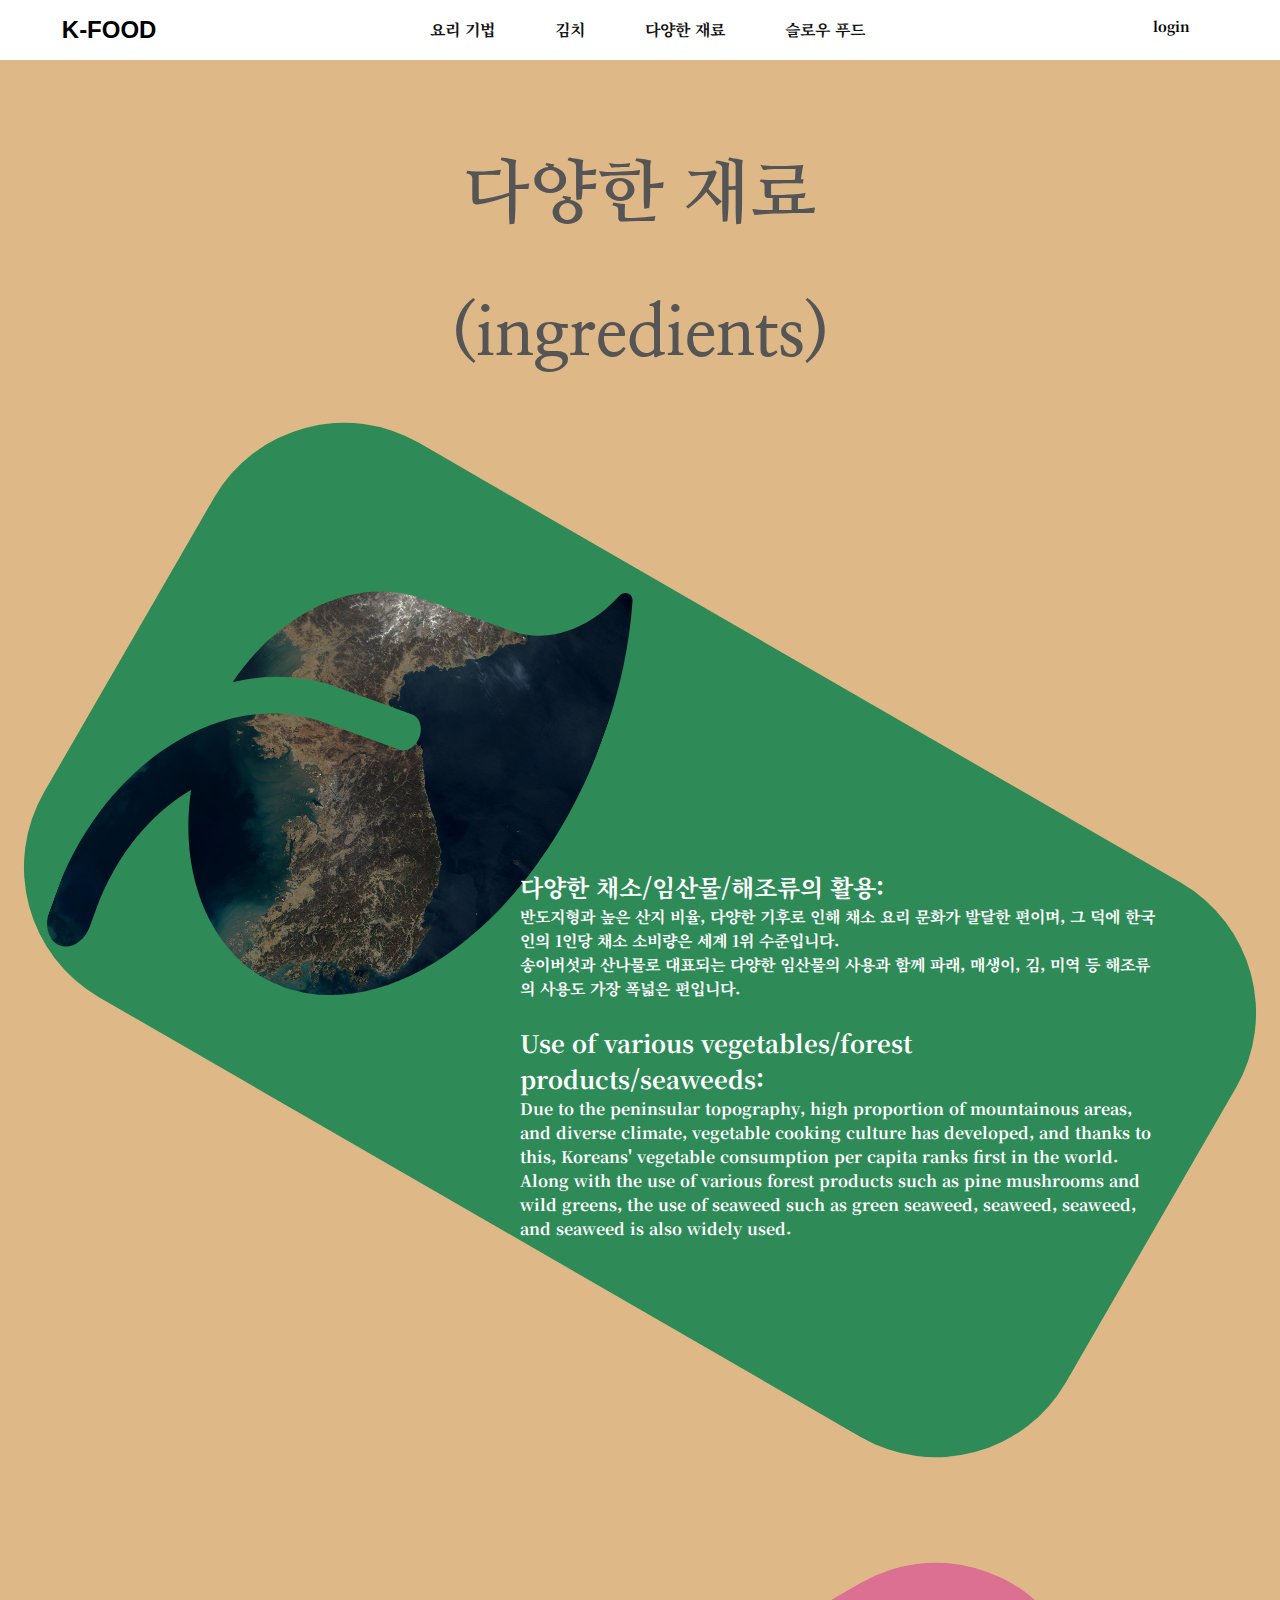
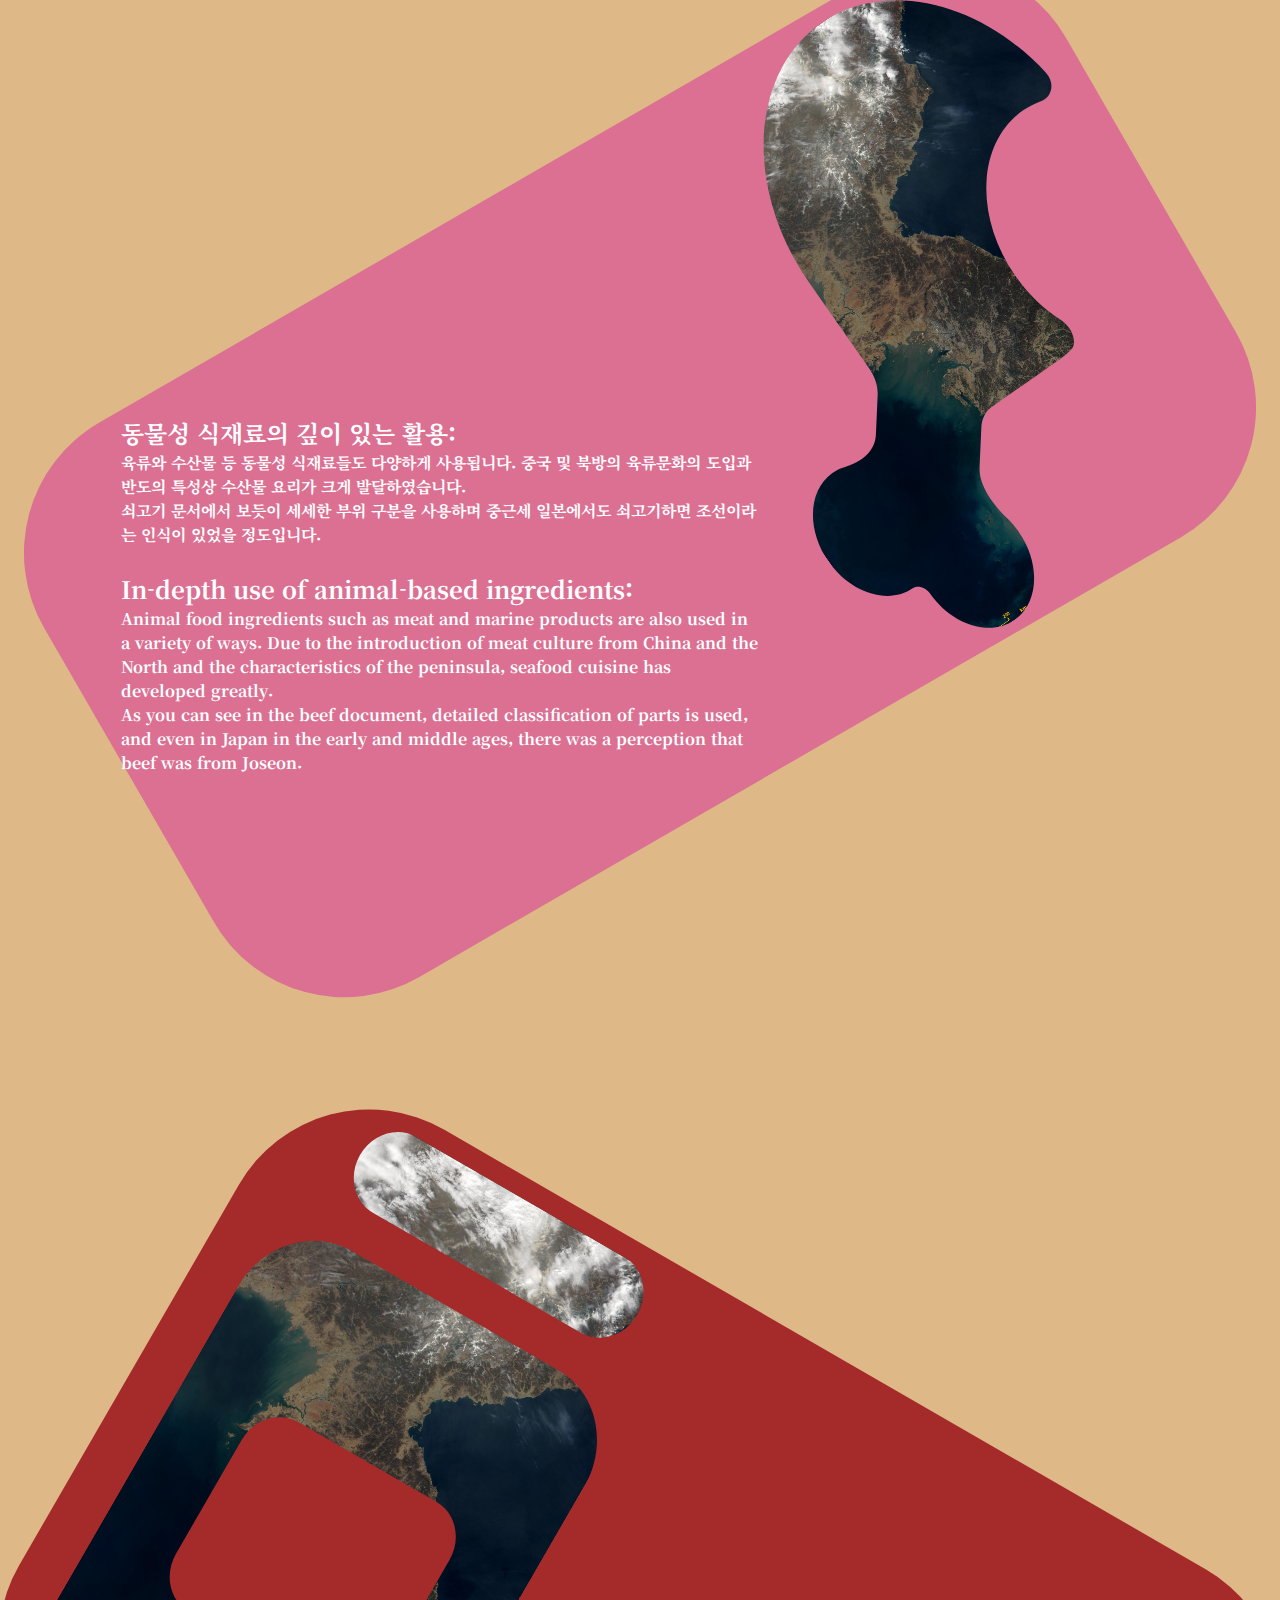
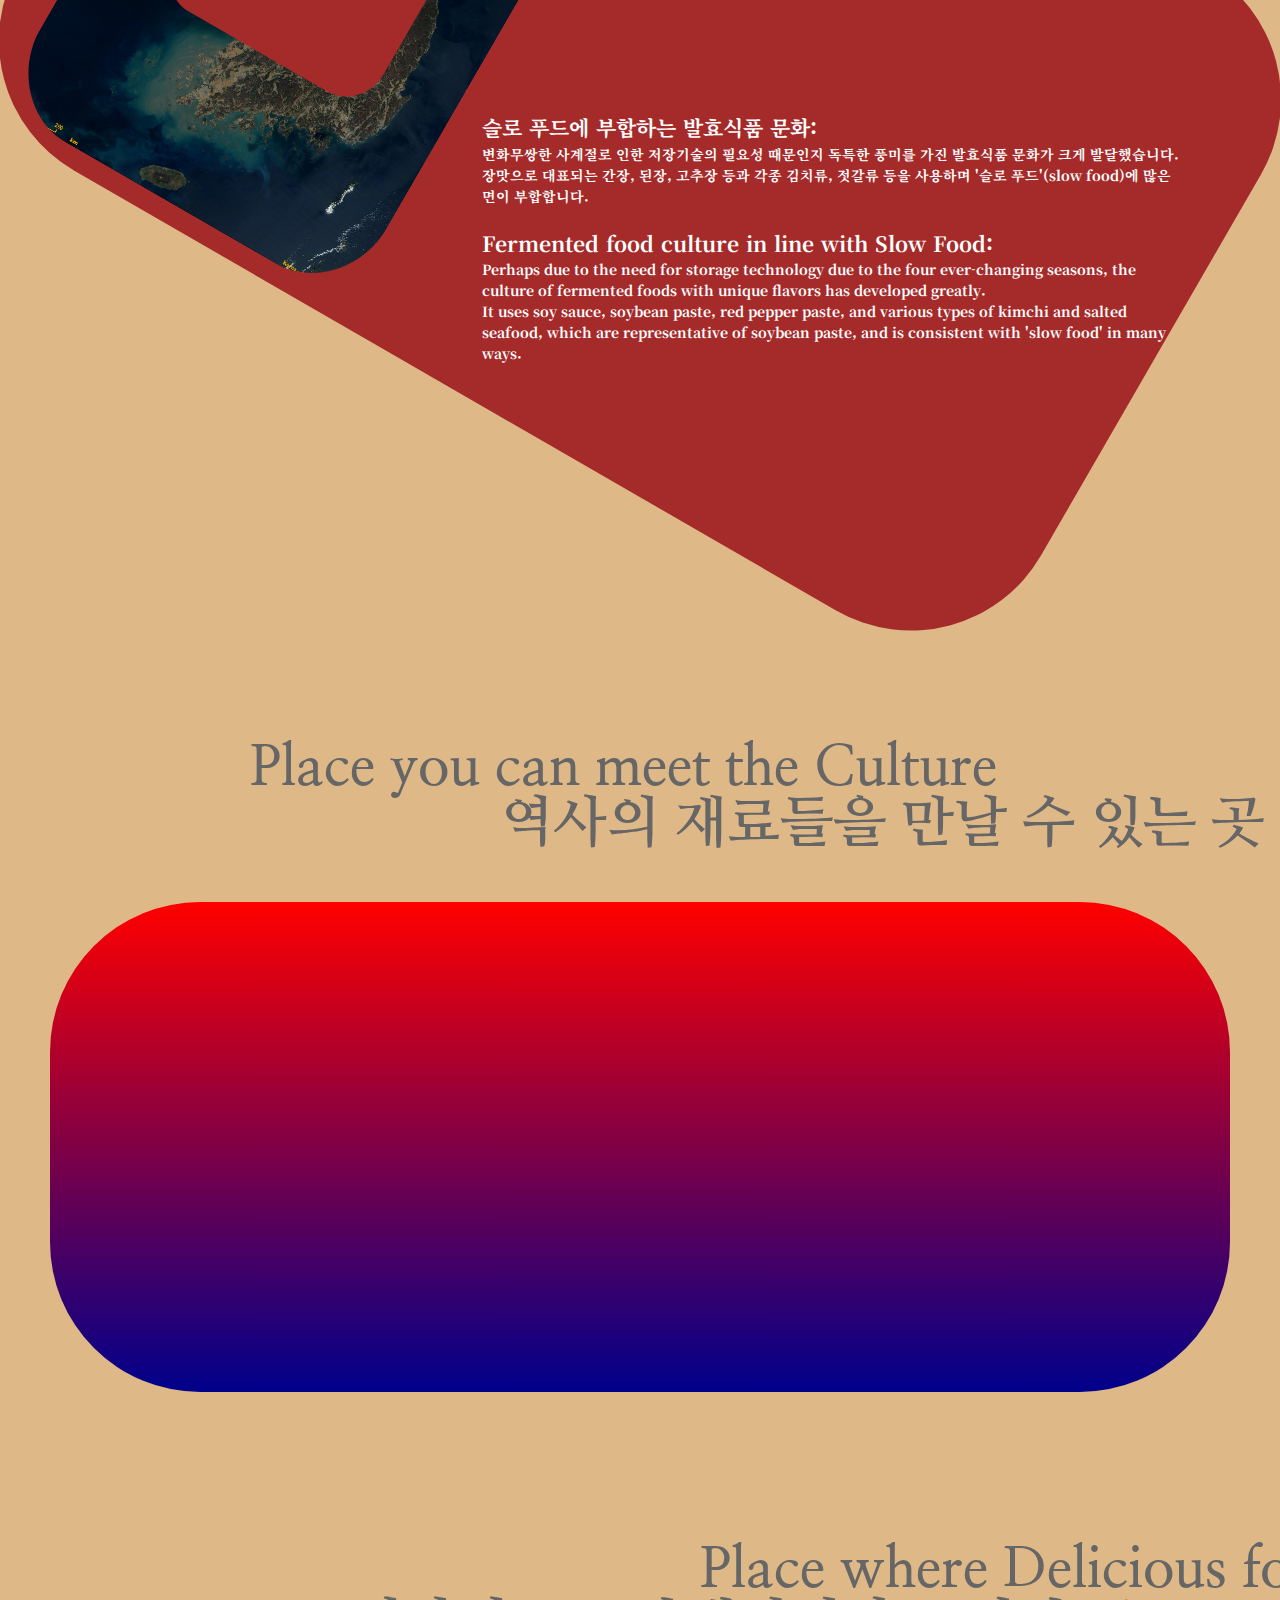
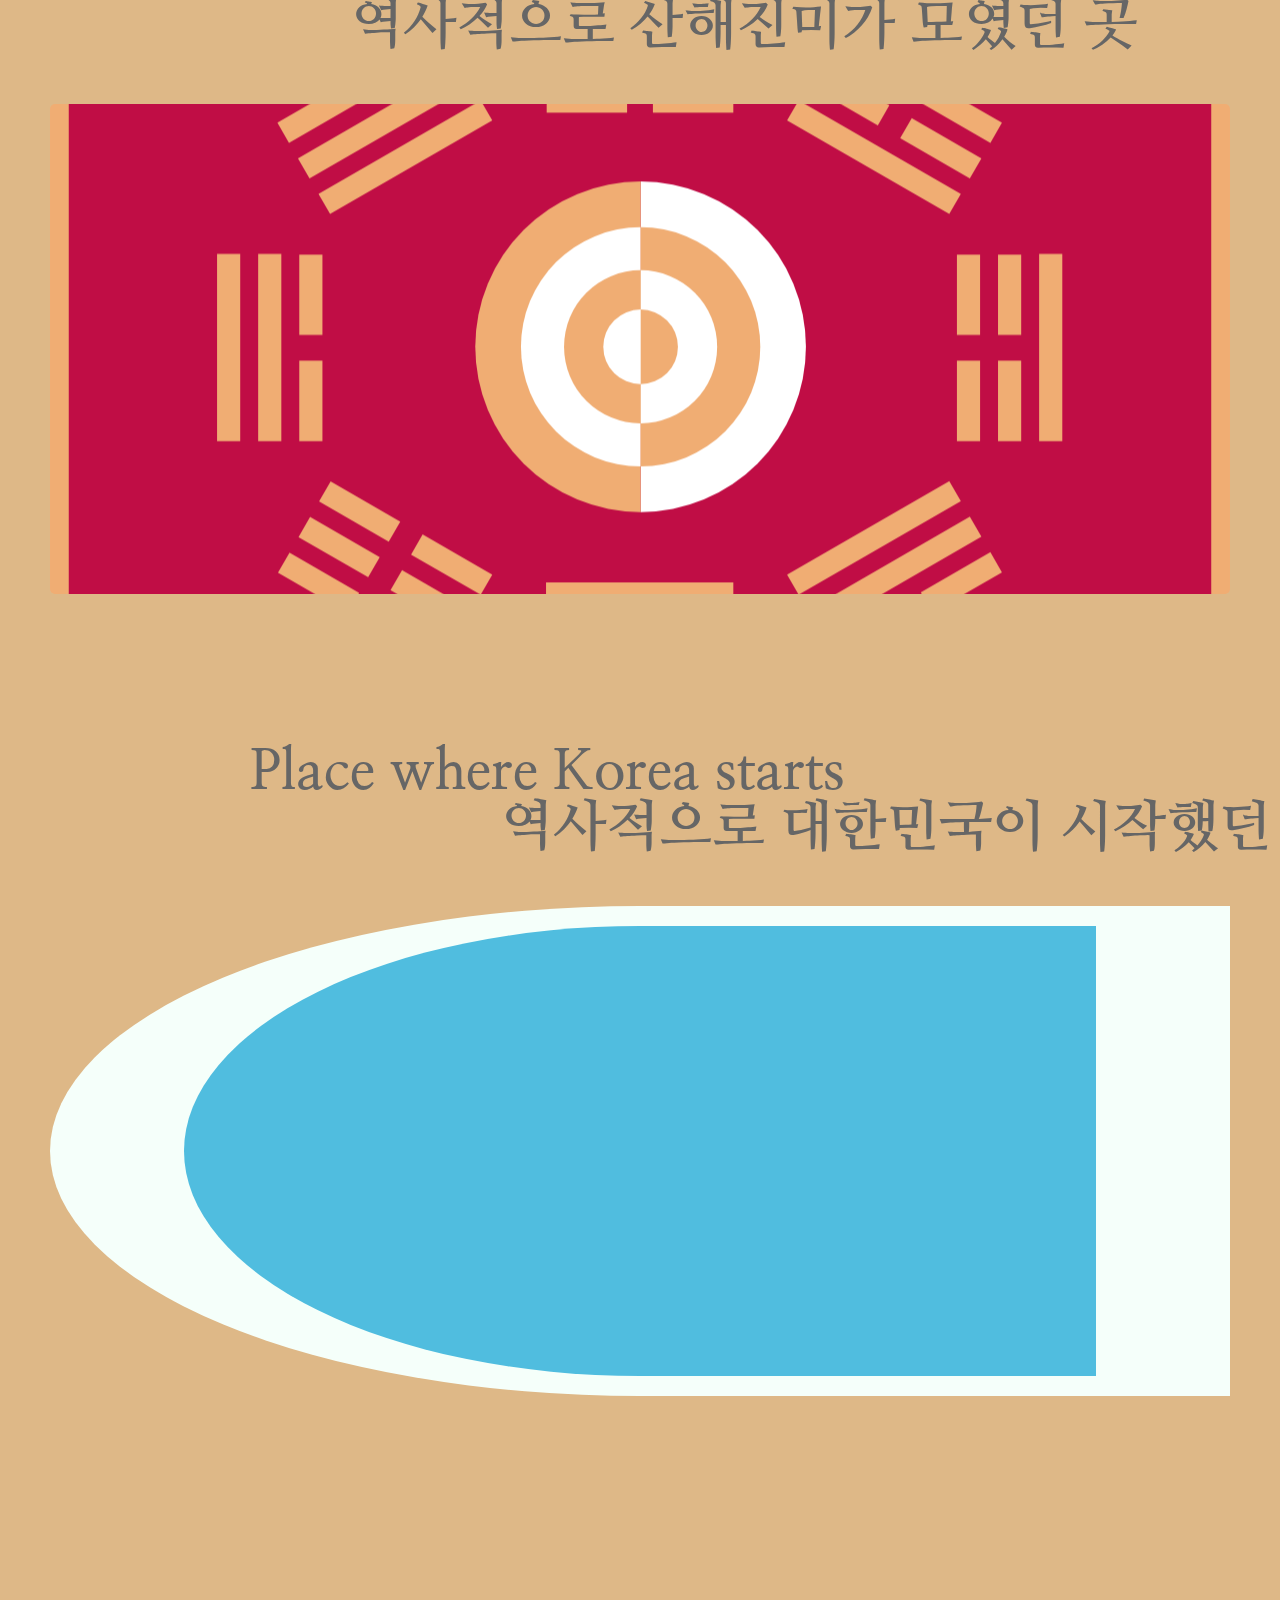
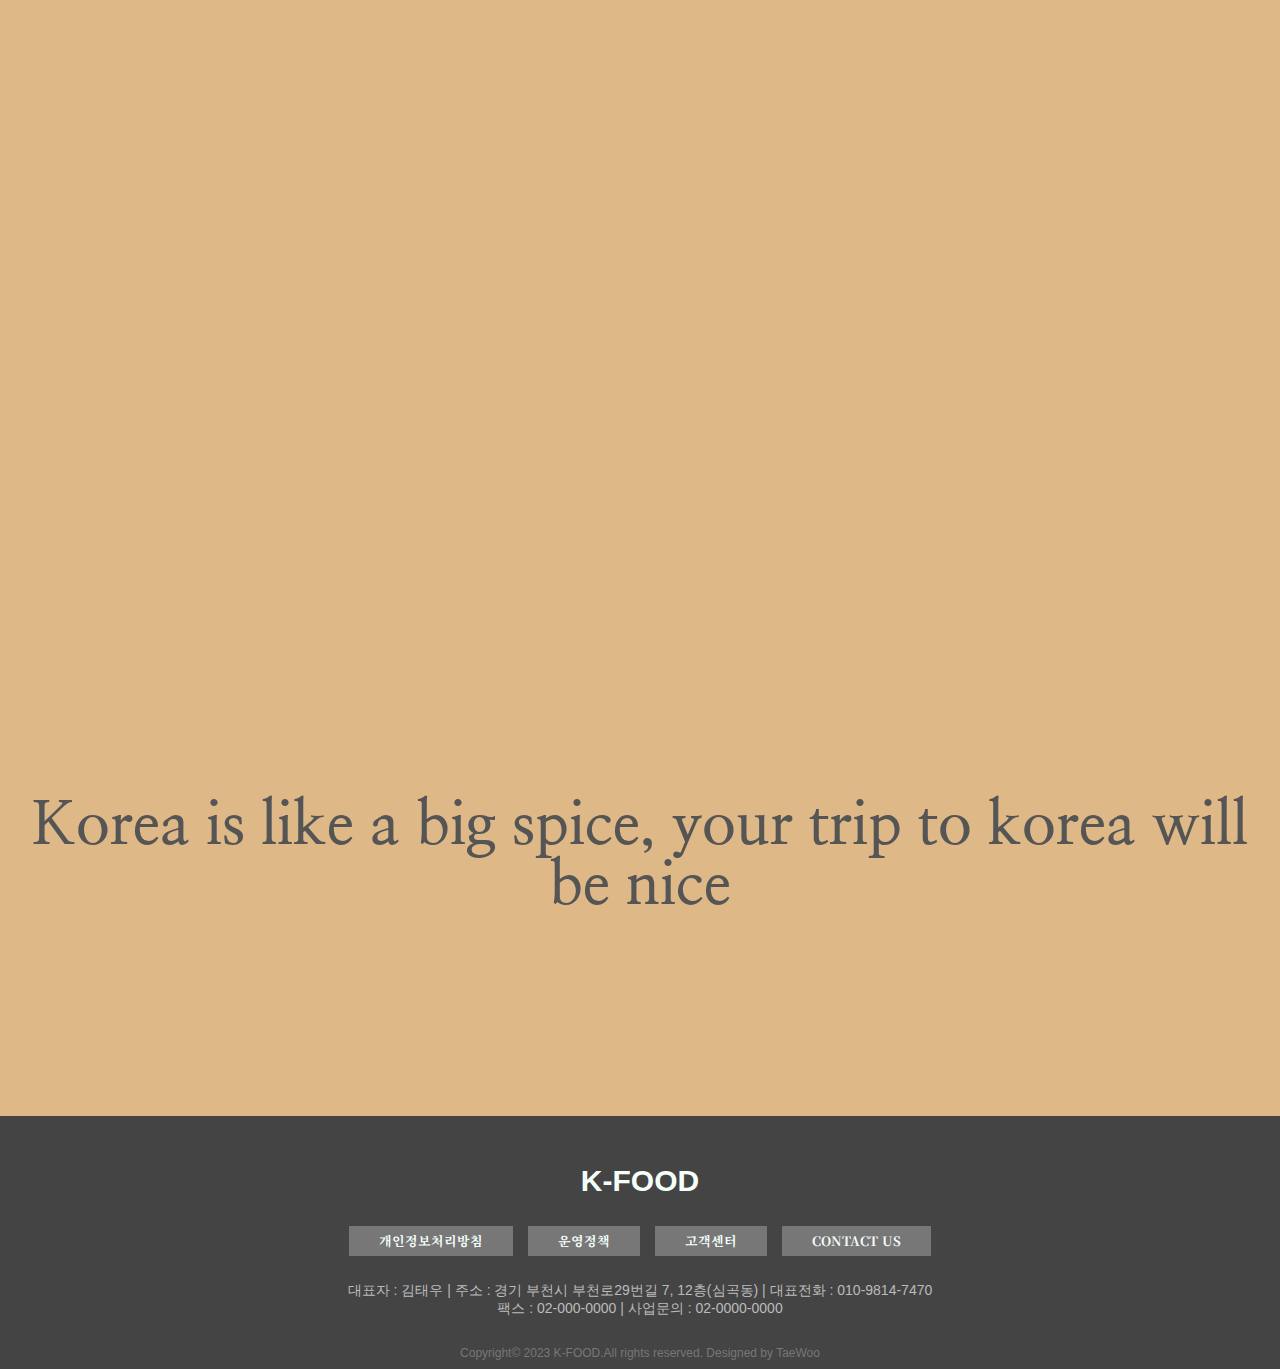
<file: ingredient.html>
<!DOCTYPE html>
<html lang="ko">
<head>
    <meta charset="UTF-8">
    <meta name="viewport" content="width=device-width, initial-scale=1.0">
    <title>Document</title>
    <link rel="stylesheet" href="./css/style.css">
    <script defer src="./script/menuMo.js"></script>
    <script defer src="./script/ingredient.js"></script>
</head>
<body>
    <header>
        <div class="inner">
            <h1>
                <a href="index.html">
                    K-FOOD
                </a>
            </h1>
            <nav class="menuWeb">
                <ul id="gnb">
                    <li><a href="cooking.html">요리 기법</a></li>
                    <li><a href="kimchi.html">김치</a></li>
                    <li><a href="ingredient.html">다양한 재료</a></li>
                    <li><a href="slowfood.html">슬로우 푸드</a></li>
                </ul>
                <ul class="util">
                    <li><a href="login.html">login</a></li>
                </ul>
            </nav>
            <a href="#;" class="btnCall">
                <span>메뉴호출</span>
            </a>
            <nav class="menuMo">
                <h2>
                    <a href="index.html">K-FOOD</a>
                </h2>
                <ul id="gnbMo">
                    <li><a href="cooking.html">요리 기법</a></li>
                    <li><a href="kimchi.html">김치</a></li>
                    <li><a href="ingredient.html">다양한 재료</a></li>
                    <li><a href="slowfood.html">슬로우 푸드</a></li>
                    <li><a href="login.html">login</a></li>
                </ul>
            </nav>
        </div>
    </header>
    <section id="ingredient">
        <h1>다양한 재료 <br><br> (ingredients)</h1>
        <div class="inner">
            <img class="mask on" src="./img/한국 지도.jpg" alt="한국지도">
            <img class="hidden" src="./img/미역초무침.jpg" alt="미역초무침">
            <div class="text">
                <h2>다양한 채소/임산물/해조류의 활용:</h2><p>반도지형과 높은 산지 비율, 다양한 기후로 인해 채소 요리 문화가 발달한 편이며, 그 덕에 한국인의 1인당 채소 소비량은 세계 1위 수준입니다. <br>
                    송이버섯과 산나물로 대표되는 다양한 임산물의 사용과 함께 파래, 매생이, 김, 미역 등 해조류의 사용도 가장 폭넓은 편입니다.</p> <br>
                <h2>Use of various vegetables/forest products/seaweeds:</h2><p>Due to the peninsular topography, high proportion of mountainous areas, and diverse climate, vegetable cooking culture has developed, and thanks to this, Koreans' vegetable consumption per capita ranks first in the world. <br>
                    Along with the use of various forest products such as pine mushrooms and wild greens, the use of seaweed such as green seaweed, seaweed, seaweed, and seaweed is also widely used.</p>
            </div>
        </div>
        <div class="inner">
            <div class="text">
                <h2>동물성 식재료의 깊이 있는 활용:</h2><p>육류와 수산물 등 동물성 식재료들도 다양하게 사용됩니다. 중국 및 북방의 육류문화의 도입과 반도의 특성상 수산물 요리가 크게 발달하였습니다. <br>
                    쇠고기 문서에서 보듯이 세세한 부위 구분을 사용하며 중근세 일본에서도 쇠고기하면 조선이라는 인식이 있었을 정도입니다.</p> <br>
                <h2>In-depth use of animal-based ingredients:</h2><p>Animal food ingredients such as meat and marine products are also used in a variety of ways. Due to the introduction of meat culture from China and the North and the characteristics of the peninsula, seafood cuisine has developed greatly. <br>
                    As you can see in the beef document, detailed classification of parts is used, and even in Japan in the early and middle ages, there was a perception that beef was from Joseon.</p>
                
            </div>
            <img class="mask on" src="./img/한국 지도.jpg" alt="한국지도">
            <img class="hidden" src="./img/전어구이.jpg" alt="전어구이">
        </div>
        <div class="inner">
            <img class="mask on" src="./img/한국 지도.jpg" alt="한국지도">
            <img class="hidden" src="./img/발효식품.jpg" alt="발효식품">
            <div class="text">
                <h2>슬로 푸드에 부합하는 발효식품 문화:</h2><p>변화무쌍한 사계절로 인한 저장기술의 필요성 때문인지 독특한 풍미를 가진 발효식품 문화가 크게 발달했습니다. <br>
                장맛으로 대표되는 간장, 된장, 고추장 등과 각종 김치류, 젓갈류 등을 사용하며 '슬로 푸드'(slow food)에 많은 면이 부합합니다.</p> <br>
                <h2>Fermented food culture in line with Slow Food:</h2><p>Perhaps due to the need for storage technology due to the four ever-changing seasons, the culture of fermented foods with unique flavors has developed greatly. <br>
                    It uses soy sauce, soybean paste, red pepper paste, and various types of kimchi and salted seafood, which are representative of soybean paste, and is consistent with 'slow food' in many ways.</p>
            </div>
        </div>
        <div class="museum1">Place you can meet the Culture</div>
        <div class="museum2">역사의 재료들을 만날 수 있는 곳</div>
        <div class="map1">
            <iframe src="https://www.google.com/maps/embed?pb=!1m18!1m12!1m3!1d17389.412191771295!2d126.97319624136925!3d37.5286889899749!2m3!1f0!2f0!3f0!3m2!1i1024!2i768!4f13.1!3m3!1m2!1s0x357ca2ed7e746c37%3A0x616286c7a66e50e7!2z6rWt66a97KSR7JWZ67CV66y86rSA!5e0!3m2!1sko!2skr!4v1694774504560!5m2!1sko!2skr" width="600" height="450" style="border:0;" allowfullscreen="" loading="lazy" referrerpolicy="no-referrer-when-downgrade"></iframe>
        </div>
        <div class="palace1">Place where Delicious foods gathered</div>
        <div class="palace2">역사적으로 산해진미가 모였던 곳</div>
        <div class="map2">
            <iframe src="https://www.google.com/maps/embed?pb=!1m18!1m12!1m3!1d3161.9605716858073!2d126.97390147646075!3d37.579546123380986!2m3!1f0!2f0!3f0!3m2!1i1024!2i768!4f13.1!3m3!1m2!1s0x357ca2c74aeddea1%3A0x8b3046532cc715f6!2z6rK967O16raB!5e0!3m2!1sko!2skr!4v1694777007004!5m2!1sko!2skr" width="600" height="450" style="border:0;" allowfullscreen="" loading="lazy" referrerpolicy="no-referrer-when-downgrade"></iframe>
        </div>
        <div class="airport1">Place where Korea starts</div>
        <div class="airport2">역사적으로 대한민국이 시작했던 곳, 인천</div>
        <div class="map3">
            <iframe src="https://www.google.com/maps/embed?pb=!1m18!1m12!1m3!1d12668.412178351598!2d126.43232532116298!3d37.45828888616397!2m3!1f0!2f0!3f0!3m2!1i1024!2i768!4f13.1!3m3!1m2!1s0x357b9a833a5efa59%3A0x8d4ba096cb5cbed4!2z7J247LKc6rWt7KCc6rO17ZWt!5e0!3m2!1sko!2skr!4v1694778240231!5m2!1sko!2skr" width="600" height="450" style="border:0;" allowfullscreen="" loading="lazy" referrerpolicy="no-referrer-when-downgrade"></iframe>
        </div>
        <h1 class="trip">Korea is like a big spice, your trip to korea will be nice</h1>
    </section>
    <footer>
        <div class="inner">
            <h1>K-FOOD</h1>
            <ul>
                <li><a href="#;">개인정보처리방침</a></li>
                <li><a href="#;">운영정책</a></li>
                <li><a href="#;">고객센터</a></li>
                <li><a href="#;">CONTACT US</a></li>
            </ul>
            <address>
                대표자 : 김태우 | 주소 : 경기 부천시 부천로29번길 7, 12층(심곡동) | 대표전화 : 010-9814-7470<br>
                <span>팩스 : 02-000-0000 | 사업문의 : 02-0000-0000</span>
            </address>
            <p>Copyright© 2023 K-FOOD.All rights reserved. Designed by TaeWoo</p>
        </div>
</footer> 
</body>
</html>
</file>
<file: css/style.css>
@charset "UTF-8";
@import url("https://fonts.googleapis.com/css2?family=Noto+Serif+KR:wght@200&display=swap");
@import url("https://fonts.googleapis.com/css2?family=Nanum+Myeongjo&display=swap");
* {
  margin: 0px;
  padding: 0px;
  box-sizing: border-box;
}

ul, ol, li {
  list-style: none;
}

a {
  text-decoration: none;
}

body header {
  width: 1180px;
  height: 60px;
  position: relative;
  margin: 0 auto;
}
body header .inner {
  width: 100%;
  height: 100%;
}
body header .inner h1 {
  position: relative;
  left: 1%;
}
body header .inner h1 a {
  font: bold 24px/60px "arial";
  color: #000;
}
body header .inner .menuWeb {
  transition: 1s;
}
body header .inner .menuWeb #gnb {
  position: absolute;
  left: 350px;
  bottom: 7px;
}
body header .inner .menuWeb #gnb::after {
  content: "";
  display: block;
  clear: both;
}
body header .inner .menuWeb #gnb li {
  float: left;
}
body header .inner .menuWeb #gnb li a {
  display: block;
  padding: 15px 30px;
  font: bold 16px/1 "Noto Serif KR";
  color: #111;
}
body header .inner .menuWeb #gnb li a:hover {
  background-color: #444;
  color: #fff;
  opacity: 0.8;
}
body header .inner .menuWeb .util {
  position: absolute;
  top: 18px;
  right: 40px;
}
body header .inner .menuWeb .util li a {
  font: bold 14px/1 "Noto Serif KR";
  color: #000;
}
body header .inner .btnCall {
  position: absolute;
  top: 50%;
  right: 30px;
  transform: translateY(-50%);
  display: none;
  width: 20px;
  height: 20px;
}
body header .inner .btnCall::before {
  content: "";
  display: block;
  width: 100%;
  height: 2px;
  background-color: #000;
  position: absolute;
  top: 0;
  left: 0;
  transition: top 0.5s 0s, transform 0.5s 0.5s;
}
body header .inner .btnCall::after {
  content: "";
  display: block;
  width: 100%;
  height: 2px;
  background-color: #000;
  position: absolute;
  bottom: 0;
  left: 0;
  transition: bottom 0.5s 0s, transform 0.5s 0.5s;
}
body header .inner .btnCall span {
  display: block;
  width: 100%;
  height: 2px;
  background-color: #000;
  position: absolute;
  top: 50%;
  left: 0;
  margin-top: -1px;
  text-indent: -999999999px;
  transition: 0.5s;
}
body header .inner .btnCall.on::before {
  top: 50%;
  margin-top: -1px;
  transform: rotate(45deg);
}
body header .inner .btnCall.on::after {
  bottom: 50%;
  margin-bottom: -1px;
  transform: rotate(-45deg);
}
body header .inner .btnCall.on span {
  transform: translateX(100%);
  opacity: 0;
}
body header .inner .menuMo {
  position: fixed;
  width: 230px;
  height: 100vh;
  top: 0;
  left: -230px;
  background-color: brown;
  z-index: 2;
  transition: 0.5s;
}
body header .inner .menuMo h2 {
  position: absolute;
  top: 38px;
  left: 60px;
}
body header .inner .menuMo h2 a {
  font: bold 28px/60px "arial";
  color: #fff;
}
body header .inner .menuMo #gnbMo {
  position: absolute;
  top: 150px;
  left: 60px;
}
body header .inner .menuMo #gnbMo li {
  margin-bottom: 35px;
}
body header .inner .menuMo #gnbMo li a {
  font: bold 17px/1.7 "Noto Serif KR";
  color: #fff;
  text-align: center;
}
body header .inner .menuMo.on {
  left: 0;
}

@media screen and (max-width: 1179px) {
  body header {
    width: 100%;
  }
  body header .inner {
    padding: 0 20px;
  }
  body header .inner h1 a {
    font: bold 20px/60px "arial";
    color: #000;
  }
  body header .inner .menuWeb {
    display: none;
  }
  body header .inner .btnCall {
    display: block;
  }
}
@media screen and (max-width: 360px) {
  body header .inner h1 a {
    font: bold 20px/60px "arial";
    color: #000;
  }
  body header .inner .btnCall {
    right: 8px;
  }
  body header .inner .menuMo {
    width: 140px;
  }
  body header .inner .menuMo h2 {
    left: 20px;
  }
  body header .inner .menuMo h2 a {
    font: bold 26px/60px "arial";
  }
  body header .inner .menuMo #gnbMo {
    top: 130px;
    left: 20px;
  }
  body header .inner .menuMo #gnbMo li {
    font: bold 12px/1.7 "Noto Serif KR";
  }
}
body #layout {
  width: 100%;
  height: 800px;
  overflow: hidden;
  position: relative;
  margin: 200px auto 250px;
}
body #layout .title {
  position: relative;
  font: bold 80px/1 "arial";
  color: #999;
  margin-bottom: 30px;
}
body #layout .wrap {
  margin: 0 auto;
  width: 1180px;
  height: 100%;
}
body #layout .wrap::after {
  content: "";
  display: block;
  clear: both;
}
body #layout .wrap article {
  float: left;
  width: 380px;
  margin-right: 20px;
  height: 100%;
  overflow: hidden;
  filter: brightness(0.5);
  transition: 0.5s;
  cursor: pointer;
}
body #layout .wrap article video {
  width: 100%;
  height: 100%;
  object-fit: cover;
}
body #layout .wrap article i {
  position: absolute;
  opacity: 0;
  display: none;
  transform: rotate(45deg);
  color: #fff;
  font-size: 13px;
  top: 13px;
  margin-left: 75px;
}
body #layout .wrap article h3 {
  opacity: 0;
  display: none;
  position: absolute;
  top: 50px;
  margin-left: 30px;
  font: bold 50px/1 "Noto Serif KR";
  color: #fff;
  transition: 0.6s;
}
body #layout .wrap article p {
  opacity: 0;
  display: none;
  width: 300px;
  position: absolute;
  top: 350px;
  min-height: 200px;
  margin-left: 40px;
  font: bold 17px/1.7 "Noto Serif KR";
  color: #fff;
  background-color: rgba(0, 0, 0, 0.5);
  padding: 13px;
  transition: 0.6s;
}
body #layout .wrap article:last-child {
  margin-right: 0;
}
body #layout .wrap article.on {
  filter: brightness(1);
}
body #layout .wrap article.on h3 {
  opacity: 1;
  display: block;
}
body #layout .wrap article.on p {
  opacity: 1;
  display: block;
}

@media screen and (max-width: 1179px) {
  body #layout .title {
    font: bold 15vw/1 "arial";
  }
  body #layout .wrap {
    width: 100%;
  }
  body #layout .wrap article {
    width: 32%;
    margin-right: 2%;
    height: 70vw;
  }
  body #layout .wrap article i {
    margin-left: 80%;
  }
  body #layout .wrap article h3 {
    top: 5%;
    margin-left: 7%;
    font: bold 3vw/1 "Noto Serif KR";
  }
  body #layout .wrap article p {
    width: 80%;
    top: 30%;
    height: 27%;
    margin-left: 8%;
    font: bold 1.5vw/1.6 "Noto Serif KR";
  }
  body #layout .wrap article.on i {
    opacity: 1;
    display: block;
  }
}
@media screen and (max-width: 360px) {
  body #layout .wrap article {
    transform: scale(1);
  }
  body #layout .wrap article.on {
    transform: scale(1.1);
  }
  body #layout .wrap article h3 {
    font: bold 3vw/1 "arial";
  }
  body #layout .wrap article p {
    top: 25%;
    height: 30px;
  }
}
body #box {
  width: 1180px;
  height: 400px;
  margin: 0 auto;
  overflow: hidden;
  transition: 0.5s;
}
body #box .inner {
  width: 100%;
  height: 100%;
  background-color: #F0EAD6;
  z-index: -2;
}
body #box .inner h2 {
  position: relative;
  top: 25px;
  left: 150px;
  font: bold 24px/1 "Noto Serif KR";
}
body #box .inner h2::after {
  content: "";
  display: block;
  clear: both;
}
body #box .inner article {
  width: 300px;
  height: 350px;
  position: relative;
  left: 70px;
  float: left;
  display: flex;
  flex-direction: column;
  justify-content: center;
  align-items: center;
}
body #box .inner article i {
  font-size: 100px;
  margin-bottom: 15px;
}
body #box .inner article p {
  font: bold 16px/1 "Noto Serif KR";
  margin-top: 20px;
  text-align: center;
}
body #box .inner .pic {
  width: 10%;
  height: 400px;
  float: right;
  position: relative;
  top: -25px;
}
body #box .inner .pic img {
  width: 100%;
  height: 100%;
  object-fit: cover;
  filter: brightness(1);
  transition: 0.5s;
}
body #box .inner .pic:hover img {
  filter: brightness(1.1);
}
body #box .inner .pic2 {
  width: 200px;
  height: 200px;
  float: right;
  position: relative;
  top: -270px;
  right: -100px;
  overflow: hidden;
  border-radius: 50%;
  border: 3px solid bisque;
}
body #box .inner .pic2 img {
  width: 100%;
  height: 100%;
  object-fit: cover;
  filter: brightness(1);
  transition: 0.5s;
}
body #box .inner .pic2:hover img {
  filter: brightness(1.2);
}
body #box a {
  position: relative;
  top: -55px;
  left: 200px;
  padding: 8px 40px;
  border: 1px solid #fff;
  color: grey;
  background-color: mintcream;
  font: bold 14px/1 "Noto Serif KR";
  transition: 0.2s;
}
body #box a:hover {
  border: 1px solid #333;
  color: #fff;
  background-color: #333;
}
body .aside {
  width: 1180px;
  height: 400px;
  margin: 0 auto;
  overflow: hidden;
  position: relative;
  top: -400px;
  opacity: 0;
  z-index: -1;
  transition: 1s;
}
body .aside .inner {
  width: 100%;
  height: 100%;
  background-color: #666;
}
body .aside .inner .meal {
  float: left;
  width: 300px;
  height: 350px;
  object-fit: cover;
  margin: 20px;
  border-radius: 12px;
  opacity: 0.8;
}
body .aside .inner div {
  width: 500px;
  display: flex;
  flex-direction: column;
  justify-content: center;
  align-items: center;
}
body .aside .inner div h2 {
  font: bold 32px/1 "Noto Serif KR";
  color: #fff;
  padding: 50px;
}
body .aside .inner div p {
  font: bold 16px/1.7 "Noto Serif KR";
  color: #fff;
}
body .aside .inner .meal2 {
  position: relative;
  top: -350px;
  float: right;
  width: 300px;
  height: 350px;
  object-fit: cover;
  margin: 20px;
  border-radius: 12px;
  opacity: 0.8;
}
body .aside .inner i {
  position: relative;
  color: #fff;
  top: -320px;
  right: -480px;
  font-size: 20px;
  cursor: pointer;
}
body .aside.on {
  opacity: 1;
  z-index: 1;
}

@media screen and (max-width: 1179px) {
  body #box {
    width: 100%;
  }
  body #box .inner article {
    width: 23%;
  }
  body #box .inner article i {
    font-size: 10vw;
  }
  body #box .inner article p {
    font: bold 12px/1 "Noto Serif KR";
    color: #fff;
    background: rgba(0, 0, 0, 0.5);
    padding: 2px;
  }
  body #box .inner .pic2 {
    color: #fff;
    z-index: -1;
  }
  body #box .inner .pic2 {
    color: #fff;
    z-index: -1;
  }
  body #box a {
    padding: 8px 10px;
    left: 10%;
    font: bold 1.7vw/1 "Noto Serif KR";
  }
  body .aside {
    width: 100%;
  }
  body .aside .inner .meal {
    width: 15%;
  }
  body .aside .inner div {
    width: 45%;
  }
  body .aside .inner div p {
    width: 80%;
    font: bold 1.5vw/1.3 "Noto Serif KR";
  }
  body .aside .inner .meal2 {
    position: absolute;
    top: -3px;
    width: 23%;
    right: 5px;
  }
  body .aside .inner i {
    position: relative;
    color: brown;
    top: -200px;
    left: 50%;
  }
}
@media screen and (max-width: 360px) {
  body #box .inner h2 {
    left: 20px;
    font: bold 12px/1 "Noto Serif KR";
  }
  body #box .inner article p {
    width: 40px;
    font: bold 8px/1 "Noto Serif KR";
  }
  body #box .inner article:nth-of-type(1) {
    left: 20px;
  }
  body #box .inner article:nth-of-type(2) {
    left: 30px;
  }
  body #box .inner article:nth-of-type(3) {
    left: 40px;
  }
  body #box .inner article i {
    font-size: 20px;
    margin-bottom: 5px;
  }
  body #box .inner .pic {
    width: 8%;
    height: 420px;
  }
  body #box .inner .pic2 {
    top: 130px;
    right: -20px;
    width: 80px;
    height: 80px;
  }
  body #box a {
    padding: 8px 5px;
    left: 20px;
  }
  body .aside .inner div h2 {
    font: bold 15px/1 "Noto Serif KR";
    z-index: 3;
    top: -20px;
  }
  body .aside .inner div p {
    position: relative;
    left: -20px;
    font: bold 8px/1.3 "Noto Serif KR";
    z-index: 3;
  }
  body .aside .inner i {
    position: absolute;
    top: 20px;
    left: 20px;
    color: #333;
  }
}
body footer {
  width: 100%;
  background-color: #444;
}
body footer .inner {
  width: 1180px;
  margin: 0 auto;
  display: flex;
  flex-direction: column;
  justify-content: center;
  align-items: center;
}
body footer .inner h1 {
  font: bold 30px/1 "arial";
  color: mintcream;
  padding-top: 50px;
  margin-bottom: 10px;
}
body footer .inner::after {
  content: "";
  display: block;
  clear: both;
}
body footer .inner ul {
  margin-top: 20px;
  display: flex;
  float: left;
  gap: 15px;
}
body footer .inner ul li {
  background-color: #777;
  margin-bottom: 15px;
}
body footer .inner ul li a {
  padding: 30px;
  color: mintcream;
  font: bold 13px/30px "Noto Serif KR";
}
body footer .inner address {
  width: 100%;
  font: 14px/1.3 "arial";
  color: #bbb;
  margin-bottom: 30px;
  margin-top: 10px;
  text-align: center;
}
body footer .inner p {
  width: 100%;
  font: 12px/1 "arial";
  color: #777;
  text-align: center;
  margin-bottom: 10px;
}

@media screen and (max-width: 1179px) {
  body footer {
    padding: 80px 0px;
  }
  body footer .inner {
    width: 100%;
    text-align: center;
  }
  body footer .inner ul li a {
    padding: 5px;
    font: bold 1.2vw/30px "Noto Serif KR";
  }
  body footer .inner address {
    max-width: 300px;
    font: 2vw/1.3 "arial";
  }
  body footer .inner p {
    font: 1vw/1 "arial";
  }
}
@media screen and (max-width: 360px) {
  body footer {
    padding: 0px;
  }
  body footer .inner ul {
    gap: 2px;
  }
}
figure {
  width: 100%;
  height: calc(100vh - 60px);
  background-color: #333;
}
figure video {
  width: 100%;
  height: 100%;
  object-fit: cover;
  opacity: 0.6;
}
figure .inner {
  width: 1180px;
  margin: 0 auto;
  position: absolute;
  top: 50%;
  left: 50%;
  transform: translate(-50%, -50%);
}
figure .inner h2 {
  font: normal 120px/1 "arial";
  color: #fff;
  margin-bottom: 5px;
}
figure .inner span {
  display: block;
  font: normal 36px/1 "Noto Serif KR";
  color: #fff;
  margin-bottom: 80px;
}
figure .inner p {
  font: 18px/1.4 "Noto Serif KR";
  color: #fff;
  margin-bottom: 100px;
}
figure .inner a {
  display: block;
  width: 400px;
  height: 35px;
  border: 1px solid #bbb;
  text-align: center;
  font: bold 14px/35px "Noto Serif KR";
  color: #fff;
}
figure .inner a:hover {
  background-color: #fff;
  color: #444;
}

@media screen and (max-width: 1210px) {
  figure {
    width: 100%;
    height: 80vh;
    background: url(../img/김장리액트.jpg) no-repeat center/cover;
  }
  figure video {
    display: none;
  }
  figure .inner {
    width: 100%;
    padding: 0 20px;
    background-color: rgba(0, 0, 0, 0.5);
  }
  figure .inner h2 {
    color: burlywood;
    font: normal 80px/1 "arial";
  }
  figure .inner span {
    color: burlywood;
    margin-bottom: 10px;
  }
  figure .inner p {
    color: burlywood;
    margin-bottom: 25px;
  }
  figure .inner a {
    width: 50%;
    color: burlywood;
    border: 1px solid burlywood;
    margin-bottom: 20px;
  }
  figure .inner a:hover {
    background-color: brown;
    color: burlywood;
  }
}
@media screen and (max-width: 280px) {
  figure .inner h2 {
    margin-top: 10px;
    margin-bottom: 10px;
    font: normal 20px/1 "arial";
  }
  figure .inner span {
    margin-bottom: 10px;
    font: normal 28px/1 "Noto Serif KR";
  }
  figure .inner p {
    font: 12px/1.6 "Noto Serif KR";
    margin-bottom: 50px;
  }
  figure .inner a {
    height: 30px;
    font: bold 8px/30px "Noto Serif KR";
    width: 80px;
  }
}
@media screen and (max-height: 924px) {
  figure .inner {
    top: 55%;
  }
  figure .inner h2 {
    color: burlywood;
    font: normal 24px/1 "arial";
    margin-bottom: 0px;
  }
  figure .inner span {
    color: burlywood;
    margin-bottom: 5px;
    font: normal 18px/1 "Noto Serif KR";
  }
  figure .inner p {
    font: 10px/1.5 "Noto Serif KR";
    color: burlywood;
    margin-bottom: 5px;
  }
  figure .inner a {
    height: 30px;
    font: bold 6px/30px "Noto Serif KR";
    width: 100px;
    color: burlywood;
    margin-bottom: 10px;
  }
}
#metro {
  width: 100%;
}
#metro nav {
  width: 1160px;
  margin: 20px auto;
}
#metro nav a {
  font: 20px/1 "arial";
  color: #999;
  padding: 20px 40px 20px 0px;
}
#metro nav a.on {
  color: #000;
}
#metro section {
  display: none;
  padding: 5px;
}
#metro section.on {
  display: block;
}
#metro section::after {
  content: "";
  display: block;
  clear: both;
}
#metro section article {
  width: 25vw;
  height: 20vw;
  float: left;
  padding: 5px;
}
#metro section article .inner {
  width: 100%;
  height: 100%;
  opacity: 0;
  transform: scale(0);
  transition: 0.5s;
}
#metro section.active article .inner {
  opacity: 1;
  transform: scale(1);
}
#metro section.active article:hover article .inner {
  opacity: 1;
  transform: scale(1.2);
}
#metro section article {
  width: 50%;
}
#metro section article h2 {
  position: relative;
  top: 20px;
  margin-left: 5%;
  font: bold 8vw/1 "arial";
}
#metro section article .inner {
  overflow: hidden;
}
#metro section article .inner img {
  width: 100%;
  height: 100%;
  object-fit: cover;
  filter: brightness(0.5);
  transition: 0.5s;
}
#metro section article .inner img:hover {
  filter: brightness(1);
}
#metro section:nth-of-type(3) article h2 {
  font: bold 6vw/1 "arial";
}

@media screen and (max-width: 1210px) {
  #metro {
    width: 100%;
  }
  #metro nav {
    width: 100%;
    margin-left: 30px;
  }
  #metro nav a {
    font: 20px/1 "arial";
    color: #999;
    padding: 20px 40px 20px 0px;
  }
  #metro nav a.on {
    color: #000;
  }
  #metro section {
    display: none;
    padding: 5px;
  }
  #metro section.on {
    display: block;
  }
  #metro section::after {
    content: "";
    display: block;
    clear: both;
  }
  #metro section article {
    width: 25vw;
    height: 20vw;
    float: left;
    padding: 5px;
  }
  #metro section article .inner {
    width: 100%;
    height: 100%;
    opacity: 0;
    transform: scale(0);
    transition: 0.5s;
  }
  #metro section.active article .inner {
    opacity: 1;
    transform: scale(1);
  }
  #metro section.active article:hover article .inner {
    opacity: 1;
    transform: scale(1.2);
  }
  #metro section article {
    width: 50%;
  }
  #metro section article h2 {
    position: relative;
    top: 20px;
    margin-left: 5%;
    font: bold 8vw/1 "arial";
  }
  #metro section article .inner {
    overflow: hidden;
  }
  #metro section article .inner img {
    width: 100%;
    height: 100%;
    object-fit: cover;
  }
  #metro section:nth-of-type(3) article h2 {
    font: bold 6vw/1 "arial";
  }
}
@media screen and (max-width: 530px) {
  #metro nav a {
    font: bold 11px/1 "arial";
    padding: 10px;
  }
  #metro section article h2 {
    font: bold 6vw/1 "arial";
  }
  #metro section:nth-of-type(3) article h2 {
    font: bold 4vw/1 "arial";
  }
}
@media screen and (max-width: 337px) {
  #metro nav {
    margin-top: 60px;
  }
  #metro nav a {
    font: bold 8px/1 "arial";
    padding: 2px;
  }
  #metro section article h2 {
    font: bold 4vw/1 "arial";
  }
  #metro section:nth-of-type(3) article h2 {
    font: bold 3vw/1 "arial";
  }
}
@media screen and (max-width: 274px) {
  #metro nav {
    margin-top: 5px;
    margin-left: 17px;
  }
  #metro nav a {
    font: normal 3.5vw/1 "arial";
    padding: 0;
  }
  #metro section article h2 {
    font: bold 4vw "arial";
    top: 5px;
  }
  #metro section:nth-of-type(3) article h2 {
    font: bold 4vw "arial";
    top: 5px;
  }
}
#news {
  width: 100%;
  padding: 200px 0px;
}
#news .inner {
  width: 1180px;
  margin: 0 auto;
  position: relative;
}
#news .inner h1 {
  font: bold 44px/1 "arial";
  color: #333;
  text-align: center;
  margin-bottom: 50px;
}
#news .inner .wrap {
  width: 100%;
}
#news .inner .wrap::after {
  content: "";
  display: block;
  clear: both;
}
#news .inner .wrap article {
  width: 280px;
  float: left;
  margin-right: 20px;
}
#news .inner .wrap article:last-child {
  margin-right: 0px;
}
#news .inner .wrap article .pic {
  width: 100%;
  height: 140px;
  margin-bottom: 20px;
  overflow: hidden;
  border-radius: 10px;
  transition: 0.5s;
}
#news .inner .wrap article .pic:hover img {
  opacity: 0;
}
#news .inner .wrap article .pic:hover .pic2 {
  z-index: 1;
  opacity: 1;
}
#news .inner .wrap article .pic img {
  width: 100%;
  height: 100%;
  object-fit: cover;
  transition: 0.5s;
  opacity: 1;
}
#news .inner .wrap article .pic .pic2 {
  position: relative;
  top: -144px;
  border-radius: 10px;
  z-index: -1;
  transition: 0.5s;
  opacity: 0;
}
#news .inner .wrap article h2 {
  margin-bottom: 10px;
  font: bold 20px/1 "arial";
}
#news .inner .wrap article p {
  font: 14px/1.3 "Noto Serif KR";
  color: #111;
}

@media screen and (max-width: 1179px) {
  #news {
    padding: 100px 20px;
  }
  #news .inner {
    width: 100%;
  }
  #news .inner h1 {
    font: bold 24px/1 "arial";
  }
  #news .inner .wrap article {
    width: 49%;
    margin-right: 2%;
    margin-bottom: 20px;
  }
  #news .inner .wrap article:nth-of-type(2), #news .inner .wrap article:nth-of-type(4) {
    margin-right: 0%;
  }
  #news .inner .wrap article .pic {
    height: 20vh;
  }
  #news .inner .wrap article .pic .pic2 {
    top: -194px;
  }
}
@media screen and (max-width: 450px) {
  #news .inner .wrap article {
    width: 100%;
    margin-right: 0%;
  }
  #news .inner .wrap article .pic {
    height: 30vh;
  }
  #news .inner .wrap article .pic .pic2 {
    top: -294px;
  }
}
@media screen and (max-width: 330px) {
  #news .inner .wrap article {
    width: 100%;
    margin-right: 0%;
  }
  #news .inner .wrap article .pic {
    height: 15vh;
  }
  #news .inner .wrap article .pic .pic2 {
    top: -154px;
  }
  #news .inner .wrap article h2 {
    margin-bottom: 5px;
    font: bold 16px/1 "arial";
  }
  #news .inner .wrap article p {
    font: 12px/1.3 "Noto Serif KR";
    color: #111;
  }
}
@media screen and (max-height: 900px) {
  #news .inner .wrap article .pic .pic2 {
    width: 500px;
    height: 500px;
    top: -350px;
  }
}
#tapmenu {
  width: 100%;
  height: 60vh;
  display: flex;
  justify-content: center;
  align-items: center;
  position: relative;
  margin: 0 auto 100px;
  top: -200px;
}
#tapmenu .title1 {
  position: relative;
  font: bold 50px/1 "arial";
  color: brown;
  top: -140px;
  left: -340px;
  margin-right: 5px;
}
#tapmenu #buttons {
  width: 1200px;
  height: 500px;
  border-radius: 10px;
  display: flex;
  justify-content: space-between;
}
#tapmenu #buttons nav {
  width: 20%;
  height: 100%;
  display: flex;
  align-items: flex-end;
}
#tapmenu #buttons nav ul {
  width: 100%;
}
#tapmenu #buttons nav ul li {
  width: 100%;
  height: 100px;
  margin-left: 20px;
  margin-bottom: 20px;
  border-radius: 20px;
  background: url(../img/단청.jpg) no-repeat center/cover;
  transition: 0.5s;
}
#tapmenu #buttons nav ul li a {
  display: block;
  width: 100%;
  height: 100%;
  display: flex;
  justify-content: center;
  align-items: center;
  border: 5px solid brown;
  border-radius: 10px;
  transition: 0.5s;
}
#tapmenu #buttons nav ul li a p {
  opacity: 0;
  z-index: -1;
  font: bold 22px/1 "Noto Serif KR";
  text-align: center;
  color: #000;
  transition: 0.5s;
}
#tapmenu #buttons nav ul li:hover, #tapmenu #buttons nav ul li.on {
  background: mintcream;
}
#tapmenu #buttons nav ul li:hover a p, #tapmenu #buttons nav ul li.on a p {
  opacity: 1;
  z-index: 1;
}
#tapmenu #buttons #contents {
  width: 100%;
  height: 100%;
  position: relative;
  margin-left: 25px;
  border-radius: 20px;
  border: 6px solid burlywood;
  transition: 0.5s;
  overflow: hidden;
}
#tapmenu #buttons #contents article {
  width: 100%;
  height: 100%;
  position: absolute;
  top: 0;
  left: 0;
  display: flex;
  align-items: center;
  opacity: 0;
  z-index: -1;
  border-radius: 13px;
  transition: 0.5s;
}
#tapmenu #buttons #contents article::after {
  content: "";
  display: flex;
  clear: both;
}
#tapmenu #buttons #contents article img {
  float: left;
  width: 40%;
  height: 100%;
  object-fit: cover;
}
#tapmenu #buttons #contents article .txt {
  float: right;
  width: 100%;
  height: 100%;
  background-image: url(../img/한지.jpg);
  padding: 20px;
}
#tapmenu #buttons #contents article .txt h2 {
  position: relative;
  text-align: center;
  font: bold 32px/1 "Noto Serif KR";
  color: #000;
  margin-bottom: 10px;
}
#tapmenu #buttons #contents article .txt p {
  position: relative;
  top: 30px;
  font: bold 16px/1.6 "Noto Serif KR";
  color: #000;
}
#tapmenu #buttons #contents article.on {
  opacity: 1;
  z-index: 1;
}
#tapmenu .title2 {
  position: relative;
  font: bold 50px/1 "arial";
  color: brown;
  top: 80px;
  right: -360px;
  z-index: 1;
}
#tapmenu h1 {
  position: absolute;
  bottom: -180px;
  font: bold 30px/1 "arial";
  background: url(../img/한지.jpg) no-repeat center/cover;
  color: burlywood;
  padding: 15px;
}

@media screen and (max-width: 1200px) {
  #tapmenu .title1 {
    font: bold 4vw/1 "arial";
    margin-right: 0px;
  }
  #tapmenu #buttons nav ul li a p {
    font: bold 16px/1 "Noto Serif KR";
  }
  #tapmenu #buttons #contents article .txt h2 {
    font: bold 25px/1 "Noto Serif KR";
  }
  #tapmenu #buttons #contents article .txt p {
    font: bold 12px/1.8 "Noto Serif KR";
  }
  #tapmenu .title2 {
    font: bold 4vw/1 "arial";
  }
  #tapmenu h1 {
    font: bold 5vw/1 "arial";
    left: -220px;
    padding: 10px;
  }
}
@media screen and (max-width: 731px) {
  #tapmenu #buttons nav ul li a p {
    font: bold 16px/1 "Noto Serif KR";
  }
  #tapmenu #buttons #contents article .txt h2 {
    font: bold 25px/1 "Noto Serif KR";
  }
  #tapmenu #buttons #contents article .txt p {
    font: bold 12px/1.5 "Noto Serif KR";
  }
  #tapmenu .title2 {
    font: bold 2.2vw/1 "arial";
  }
  #tapmenu h1 {
    left: -200px;
    padding: 10px;
  }
}
@media screen and (max-width: 620px) {
  #tapmenu .title1 {
    font: bold 2vw/1 "arial";
    margin-right: 0px;
    left: -70px;
  }
  #tapmenu #buttons {
    height: 300px;
  }
  #tapmenu #buttons nav ul li {
    height: 60px;
    margin-bottom: 20px;
  }
  #tapmenu #buttons nav ul li a p {
    font: bold 12px/1 "Noto Serif KR";
  }
  #tapmenu #buttons nav ul li:last-child {
    margin-bottom: 0;
  }
  #tapmenu #buttons #contents article .txt {
    width: 80%;
  }
  #tapmenu #buttons #contents article .txt h2 {
    left: -10px;
    font: bold 2.7vw/1 "Noto Serif KR";
  }
  #tapmenu #buttons #contents article .txt p {
    top: 10px;
    left: -10px;
    font: bold 1.5vw/1.5 "Noto Serif KR";
  }
  #tapmenu .title2 {
    font: bold 2vw/1 "arial";
  }
}
body #kimchi {
  width: 100%;
}
body #kimchi .inner1 {
  width: 1180px;
  margin: 100px auto 20px;
}
body #kimchi .inner1 h1 {
  font: bold 50px/1 "Noto Serif KR";
  color: #666;
}
body #kimchi .inner1 img {
  width: 250px;
  height: 250px;
  border-radius: 50%;
  object-fit: cover;
  border: 1px solid violet;
  position: relative;
  z-index: -1;
  opacity: 0.6;
}
body #kimchi .inner1 img[data-index="1"] {
  top: -70px;
}
body #kimchi .inner1 img[data-index="2"] {
  top: 200px;
  right: -650px;
}
body #kimchi .inner1 .txt p {
  width: 100%;
  font: bold 18px/1.7 "Noto Serif KR";
  color: #666;
  position: relative;
  top: -150px;
  padding: 10px;
}
body #kimchi .inner1 .bg1 {
  position: absolute;
  left: 0;
  bottom: 0;
  width: 100%;
  height: 600px;
  object-fit: cover;
  opacity: 0.1;
}
body #kimchi .banner {
  width: 100%;
  height: 300px;
  background-image: url(../img/chillies.jpg);
  background-repeat: no-repeat;
  background-position: center center;
  background-size: cover;
  background-attachment: fixed;
  display: flex;
  justify-content: space-between;
  align-items: center;
}
body #kimchi .banner h2 {
  position: absolute;
  top: 690px;
  left: -452px;
  font: bold 100px/1 "arial";
  color: red;
}
body #kimchi .banner .inner3 {
  width: 1180px;
  height: 100%;
  background-color: rgba(0, 0, 0, 0.2);
  margin: 0 auto;
}
body #kimchi .banner .inner3 p {
  margin-top: 15px;
  padding: 10px;
  font: normal 17px/1.3 "Noto Serif KR";
  color: #fff;
}
body #map {
  width: 100%;
  height: 5800px;
  background-color: #000;
  overflow: hidden;
}
body #map .bg2 {
  width: 100%;
  height: 600px;
  object-fit: cover;
  opacity: 0.1;
  filter: brightness(0.6);
}
body #map .bg3 {
  position: relative;
  top: 4500px;
  width: 100%;
  height: 750px;
  object-fit: cover;
  opacity: 0.1;
  filter: brightness(0.6);
}
body #map div {
  display: flex;
  flex-direction: row;
  justify-content: center;
  align-items: center;
  top: 50%;
  width: 80%;
  border-radius: 10px;
}
body #map div h2 {
  position: absolute;
  bottom: 400px;
  left: 150px;
  font: bold 32px/1 "Noto Serif KR";
  color: #777;
  margin-bottom: 10px;
}
body #map div h3 {
  position: absolute;
  font: normal 36px/1 "Nanum Myeongjo";
  color: #777;
  margin-bottom: 10px;
  right: 50px;
}
body #map div p {
  font: bold 1vw/1.2 "Noto Serif KR";
  color: #777;
  padding: 20px;
}
body #map div img {
  width: 300px;
  object-fit: cover;
  border-radius: 20px;
}
body #map div .pic {
  width: 300px;
  border-radius: 10px;
  filter: brightness(1.3);
}
body #map .left {
  position: absolute;
  left: -800px;
  top: 2400px;
}
body #map .left h2 {
  position: absolute;
  bottom: 450px;
}
body #map .left h3 {
  bottom: 450px;
}
body #map .right {
  position: absolute;
  right: -2000px;
  top: 3050px;
}
body #map .right h2 {
  bottom: 500px;
  left: 50px;
}
body #map .right h3 {
  bottom: 500px;
}
body #map .left1 {
  position: absolute;
  left: -800px;
  top: 3700px;
}
body #map .left1 h2 {
  left: 300px;
  bottom: 400px;
}
body #map .left1 h3 {
  bottom: 400px;
}
body #map .right1 {
  position: absolute;
  right: -1900px;
  top: 4600px;
}
body #map .right1 h2 {
  left: 50px;
  bottom: 500px;
}
body #map .right1 h3 {
  bottom: 500px;
}
body #map .right1 .pic {
  width: 300px;
}
body #map .left2 {
  position: absolute;
  left: -800px;
  top: 5500px;
}
body #map .left2 h2 {
  left: 350px;
  bottom: 500px;
}
body #map .left2 h3 {
  bottom: 500px;
}
body #map .left2 .pic {
  width: 300px;
}
body #process {
  position: relative;
  width: 100%;
  height: 500px;
  overflow: hidden;
  margin: 150px 0;
}
body #process .panel2 {
  position: absolute;
  top: 0;
  left: 0;
  width: 300%;
  height: 100%;
}
body #process .panel2 li {
  width: 33.3333333333%;
  height: 100%;
  float: left;
  padding: 0 100px;
}
body #process .panel2 li .text {
  width: 800px;
  height: 100px;
  position: relative;
  font: bold 48px/1 "Noto Serif KR";
  color: #fff;
  top: 50px;
  left: 100px;
  background-color: rgba(0, 0, 0, 0.3);
  padding: 20px;
  transition: 0.2s;
  transform: translateY(0px);
  opacity: 1;
}
body #process .panel2 li .text.off {
  transform: translateY(150px);
  opacity: 0;
}
body #process .panel2 li .text1 {
  width: 50%;
  position: relative;
  top: 75px;
  left: 40%;
  font: normal 18px/1.4 "Noto Serif KR";
  color: #fff;
  background-color: rgba(0, 0, 0, 0.3);
  padding: 20px;
  transition: 0.5s;
  transform: translateY(0px);
  opacity: 1;
}
body #process .panel2 li .text1.off {
  transform: translateY(150px);
  opacity: 0;
}
body #process .panel2 li[data-index="1"] {
  background: url(../img/배추절이는사진.jpg) no-repeat center/cover;
}
body #process .panel2 li[data-index="2"] {
  background: url(../img/김장.jpg) no-repeat center/cover;
}
body #process .panel2 li[data-index="3"] {
  background: url(../img/김치보관.png) no-repeat center/cover;
}
body #process .prev {
  position: absolute;
  top: 200px;
  left: 20px;
  opacity: 0.9;
}
body #process .next {
  position: absolute;
  top: 200px;
  right: 20px;
  opacity: 0.9;
}

@media screen and (max-width: 1179px) {
  body #kimchi .inner1 {
    width: 100%;
  }
  body #kimchi .inner1 h1 {
    margin-bottom: 10px;
  }
  body #kimchi .inner1 img {
    width: 150px;
    height: 150px;
    margin-bottom: 10px;
  }
  body #kimchi .inner1 img[data-index="1"] {
    left: 10px;
  }
  body #kimchi .inner1 img[data-index="2"] {
    top: 200px;
    right: 10px;
  }
  body #kimchi .inner1 .txt {
    width: 100%;
  }
  body #kimchi .inner1 .txt p {
    font: bold 2vw/1.7 "Noto Serif KR";
    margin-bottom: 10px;
    width: 100%;
  }
  body #kimchi .banner {
    width: 100%;
  }
  body #kimchi .banner h2 {
    top: 700px;
  }
  body #kimchi .banner .inner3 {
    width: 100%;
  }
  body #kimchi .banner .inner3 p {
    font: normal 1.3vw/1.3 "Noto Serif KR";
  }
  body #map {
    height: 12200px;
    width: 100%;
  }
  body #map .bg3 {
    top: 11000px;
  }
  body #map div {
    position: absolute;
    flex-wrap: wrap;
  }
  body #map div h2 {
    left: 100px;
    font: bold 3vw/1 "Noto Serif KR";
    margin-bottom: 10px;
  }
  body #map div h3 {
    position: absolute;
    font: normal 3vw/1 "Nanum Myeongjo";
  }
  body #map div img {
    width: 80%;
    margin-top: 10px;
  }
  body #map div p {
    font: bold 0.3vw/1.2 "Noto Serif KR";
    padding: 2px;
    margin-bottom: 10px;
    width: 80%;
  }
  body #map div .pic {
    margin-top: 50px;
    margin-bottom: 10px;
    width: 80%;
    min-height: 200px;
  }
  body #map .left {
    position: absolute;
    left: 0px;
    top: 2000px;
    margin-bottom: 20px;
  }
  body #map .left h2 {
    left: 80px;
    top: -100px;
  }
  body #map .left h3 {
    top: 43%;
    left: 80px;
  }
  body #map .right {
    top: 3700px;
    left: 30px;
  }
  body #map .right h2 {
    left: 80px;
    top: 50px;
  }
  body #map .right h3 {
    left: 80px;
    top: 53%;
  }
  body #map .right p {
    margin-top: 100px;
  }
  body #map .right .pic {
    margin-top: 10px;
  }
  body #map .left1 {
    top: 6300px;
    left: 100px;
  }
  body #map .left1 h2 {
    left: 80px;
    top: 0px;
  }
  body #map .left1 h3 {
    left: 80px;
    top: 60%;
  }
  body #map .left1 img {
    margin-bottom: 10px;
  }
  body #map .left1 p {
    margin-bottom: 10px;
  }
  body #map .right1 {
    top: 8200px;
    left: 0px;
  }
  body #map .right1 h2 {
    left: 80px;
    top: -50px;
  }
  body #map .right1 h3 {
    left: 80px;
    top: 53%;
    margin-bottom: 20px;
  }
  body #map .right1 img {
    margin-bottom: 80px;
  }
  body #map .right1 p {
    margin-top: 20px;
  }
  body #map .right1 .pic {
    width: 80%;
    min-height: 200px;
  }
  body #map .left2 {
    top: 10200px;
    left: 0px;
  }
  body #map .left2 h2 {
    left: 80px;
    top: -30px;
  }
  body #map .left2 h3 {
    left: 80px;
    top: 50%;
  }
  body #map .left2 img {
    margin-bottom: 10px;
  }
  body #map .left2 .pic {
    width: 80%;
    min-height: 200px;
    margin-bottom: 20px;
  }
  body #process .panel2 li .text {
    width: 200px;
    top: 20px;
    height: 160px;
    left: 30%;
    font: bold 36px/1 "Noto Serif KR";
    left: -10px;
  }
  body #process .panel2 li .text:nth-of-type(1) {
    width: 230px;
  }
  body #process .panel2 li .text1 {
    top: 30px;
    width: 300px;
    left: -1%;
    font: normal 10px/1.4 "Noto Serif KR";
  }
  body #process .panel2[date-index="1"] .text {
    width: 400px;
  }
}
@media screen and (max-width: 360px) {
  body #kimchi .inner1 {
    width: 100%;
  }
  body #kimchi .inner1 h1 {
    margin-bottom: 10px;
  }
  body #kimchi .inner1 img {
    width: 150px;
    height: 150px;
    margin-bottom: 10px;
  }
  body #kimchi .inner1 img[data-index="1"] {
    left: 10px;
  }
  body #kimchi .inner1 img[data-index="2"] {
    top: 200px;
    right: 10px;
  }
  body #kimchi .inner1 .txt {
    width: 100%;
  }
  body #kimchi .inner1 .txt p {
    font: bold 2vw/1.7 "Noto Serif KR";
    margin-bottom: 10px;
    width: 100%;
  }
  body #kimchi .banner {
    width: 100%;
  }
  body #kimchi .banner h2 {
    top: 700px;
  }
  body #kimchi .banner .inner3 {
    width: 100%;
  }
  body #kimchi .banner .inner3 p {
    font: normal 1.3vw/1.3 "Noto Serif KR";
  }
  body #map {
    height: 7700px;
    width: 100%;
  }
  body #map .bg3 {
    top: 6500px;
  }
  body #map div {
    position: absolute;
    flex-wrap: wrap;
  }
  body #map div h2 {
    left: 100px;
    font: bold 3vw/1 "Noto Serif KR";
    margin-bottom: 10px;
  }
  body #map div h3 {
    position: absolute;
    font: normal 3vw/1 "Nanum Myeongjo";
  }
  body #map div img {
    width: 80%;
    margin-top: 10px;
  }
  body #map div p {
    font: bold 0.3vw/1.2 "Noto Serif KR";
    padding: 2px;
    margin-bottom: 10px;
    width: 80%;
  }
  body #map div .pic {
    margin-top: 50px;
    margin-bottom: 10px;
    width: 80%;
    min-height: 200px;
  }
  body #map .left {
    position: absolute;
    left: 0px;
    top: 2000px;
    margin-bottom: 20px;
  }
  body #map .left h2 {
    left: 30px;
    top: -100px;
  }
  body #map .left h3 {
    top: 42%;
    left: 30px;
  }
  body #map .right {
    top: 3100px;
    left: 30px;
  }
  body #map .right h2 {
    left: 35px;
    top: 50px;
  }
  body #map .right h3 {
    left: 35px;
    top: 53%;
  }
  body #map .right p {
    margin-top: 100px;
  }
  body #map .right .pic {
    margin-top: 10px;
  }
  body #map .left1 {
    top: 4650px;
    left: 100px;
  }
  body #map .left1 h2 {
    left: 40px;
    top: 0px;
  }
  body #map .left1 h3 {
    left: 40px;
    top: 60%;
  }
  body #map .left1 img {
    margin-bottom: 10px;
  }
  body #map .left1 p {
    margin-bottom: 10px;
  }
  body #map .right1 {
    top: 5700px;
    left: 0px;
  }
  body #map .right1 h2 {
    left: 40px;
    top: -50px;
  }
  body #map .right1 h3 {
    left: 40px;
    top: 55%;
    margin-bottom: 20px;
  }
  body #map .right1 img {
    margin-bottom: 80px;
  }
  body #map .right1 p {
    margin-top: 20px;
  }
  body #map .right1 .pic {
    width: 80%;
    min-height: 200px;
  }
  body #map .left2 {
    top: 6900px;
    left: 0px;
  }
  body #map .left2 h2 {
    left: 40px;
    top: -30px;
  }
  body #map .left2 h3 {
    left: 40px;
    top: 49%;
  }
  body #map .left2 img {
    margin-bottom: 10px;
  }
  body #map .left2 .pic {
    width: 80%;
    min-height: 200px;
    margin-bottom: 20px;
  }
  body #process .panel2 li .text {
    width: 200px;
    top: 20px;
    height: 160px;
    left: 0;
    font: bold 36px/1 "Noto Serif KR";
    left: -10px;
  }
  body #process .panel2 li .text:nth-of-type(1) {
    width: 230px;
  }
  body #process .panel2 li .text1 {
    top: 30px;
    width: 300px;
    left: -70px;
    font: normal 10px/1.4 "Noto Serif KR";
  }
  body #process .panel2[date-index="1"] .text {
    width: 400px;
  }
}
body #cooking {
  width: 100%;
}
body #cooking .eating {
  width: 100%;
  height: 100vh;
  object-fit: cover;
  position: fixed;
  z-index: -2;
  opacity: 0.5;
  top: 0;
}
body #cooking h1 {
  margin: 70px auto 120px;
  font: bold 75px/1 "궁서";
  color: #888;
  text-align: center;
}
body #cooking .spoon i {
  position: absolute;
  top: 150px;
  left: 20px;
  z-index: -1;
  opacity: 0.6;
  color: #888;
  font-size: 500px;
  transform-origin: bottom;
  transition: 0.8s;
}
body #cooking .bowl i {
  position: absolute;
  left: 740px;
  top: 70px;
  z-index: -1;
  opacity: 0.6;
  color: wheat;
  font-size: 400px;
  transition: 0.7s;
}
body #cooking .cook {
  text-align: center;
  width: 1180px;
  margin: 0 auto 50px;
  font: normal 18px/1.8 "Noto Serif KR";
  color: whitesmoke;
  background-color: rgba(0, 0, 0, 0.4);
  padding: 20px;
  opacity: 0.8;
}
body #cooking .forknife i {
  position: absolute;
  top: 150px;
  right: -20px;
  z-index: -1;
  opacity: 0.6;
  color: #888;
  font-size: 500px;
  transform: rotate(-45deg);
  transform-origin: bottom center;
  transition: 0.8s;
}
body #cooking .boil {
  width: 100%;
  margin: 50px 0 250px;
}
body #cooking .boil .des {
  width: 1180px;
  margin: 0 auto;
}
body #cooking .boil .des h2 {
  margin: 170px auto 70px;
  font: bold 50px/1 "Noto Serif KR";
  color: #888;
  text-align: center;
}
body #cooking .boil .pork i {
  position: absolute;
  top: 1000px;
  left: 100px;
  font-size: 150px;
  color: pink;
  z-index: -1;
  opacity: 0.8;
  transition: 3s;
}
body #cooking .boil .temp i {
  position: absolute;
  top: 1300px;
  left: 100px;
  font-size: 150px;
  color: red;
  opacity: 0.5;
  z-index: 1;
  transform: scale(0);
  transition: 0.4s;
}
body #cooking .boil .water i {
  position: absolute;
  top: 1300px;
  right: 100px;
  font-size: 150px;
  color: blue;
  opacity: 0.5;
  z-index: -1;
  transition: 2s;
}
body #cooking .barbeque {
  width: 100%;
  margin: 50px 0 250px;
}
body #cooking .barbeque .des {
  width: 1180px;
  margin: 0 auto;
}
body #cooking .barbeque .des h2 {
  margin: 170px auto 70px;
  font: bold 50px/1 "Noto Serif KR";
  color: #888;
  text-align: center;
}
body #cooking .barbeque .pork2 i {
  position: absolute;
  top: 1700px;
  left: 100px;
  font-size: 150px;
  color: pink;
  z-index: -1;
  opacity: 0.8;
  transition: 3s;
}
body #cooking .barbeque .burn i {
  position: absolute;
  top: 2000px;
  left: 50px;
  font-size: 150px;
  color: red;
  opacity: 0.5;
  z-index: 1;
  transform: scale(0);
  transition: 0.4s;
}
body #cooking .barbeque .fire i {
  position: absolute;
  top: 2000px;
  right: 100px;
  font-size: 150px;
  color: red;
  opacity: 0.5;
  z-index: -1;
  transition: 2s;
}
body #cooking .pickling {
  width: 100%;
  margin: 50px 0 250px;
}
body #cooking .pickling .des {
  width: 1180px;
  margin: 0 auto;
}
body #cooking .pickling .des h2 {
  margin: 170px auto 70px;
  font: bold 50px/1 "Noto Serif KR";
  color: #888;
  text-align: center;
}
body #cooking .pickling .crab img {
  position: absolute;
  top: 2450px;
  left: 80px;
  width: 150px;
  height: 150px;
  object-fit: cover;
  z-index: -1;
  opacity: 0.8;
  transition: 2.5s;
}
body #cooking .pickling .soysauce i {
  position: absolute;
  top: 2750px;
  left: 100px;
  font-size: 150px;
  color: brown;
  opacity: 0.5;
  z-index: 1;
  transform: scale(0);
  transition: 0.4s;
}
body #cooking .pickling .sea i {
  position: absolute;
  top: 2750px;
  right: 60px;
  font-size: 150px;
  color: lightblue;
  opacity: 0.5;
  z-index: -1;
  transition: 2s;
}
body #cooking .braised {
  width: 100%;
  margin: 50px 0 250px;
}
body #cooking .braised .des {
  width: 1180px;
  margin: 0 auto;
}
body #cooking .braised .des h2 {
  margin: 170px auto 70px;
  font: bold 50px/1 "Noto Serif KR";
  color: #888;
  text-align: center;
}
body #cooking .braised .beef i {
  position: absolute;
  top: 3250px;
  left: 80px;
  font-size: 150px;
  color: brown;
  z-index: -1;
  opacity: 0.8;
  transition: 3s;
}
body #cooking .braised .soysauce2 i {
  position: absolute;
  top: 3550px;
  left: 100px;
  font-size: 150px;
  color: brown;
  opacity: 0.5;
  z-index: 1;
  transform: scale(0);
  transition: 0.4s;
}
body #cooking .braised .egg i {
  position: absolute;
  top: 3550px;
  right: 100px;
  font-size: 150px;
  color: burlywood;
  opacity: 0.5;
  z-index: -1;
  transition: 2s;
}
body #cooking .fried {
  width: 100%;
  margin: 50px 0 250px;
}
body #cooking .fried .des {
  width: 1180px;
  margin: 0 auto;
}
body #cooking .fried .des h2 {
  margin: 170px auto 70px;
  font: bold 50px/1 "Noto Serif KR";
  color: #888;
  text-align: center;
}
body #cooking .fried .fish i {
  position: absolute;
  top: 4050px;
  left: 80px;
  font-size: 150px;
  color: lightcyan;
  z-index: -1;
  opacity: 0.8;
  transition: 3s;
}
body #cooking .fried .oil i {
  position: absolute;
  top: 4350px;
  left: 100px;
  font-size: 150px;
  color: yellow;
  z-index: 1;
  transform: scale(0);
  transition: 0.4s;
}
body #cooking .fried .sea2 i {
  position: absolute;
  top: 4350px;
  right: 60px;
  font-size: 150px;
  color: lightblue;
  opacity: 0.5;
  z-index: -1;
  transition: 2s;
}
body #cooking .fermented {
  width: 100%;
  margin: 50px 0 250px;
}
body #cooking .fermented .des {
  width: 1180px;
  margin: 0 auto;
}
body #cooking .fermented .des h2 {
  margin: 170px auto 70px;
  font: bold 50px/1 "Noto Serif KR";
  color: #888;
  text-align: center;
}
body #cooking .fermented .shrimp i {
  position: absolute;
  top: 4850px;
  left: 80px;
  font-size: 150px;
  color: pink;
  z-index: -1;
  opacity: 0.8;
  transition: 2.6s;
}
body #cooking .fermented .time i {
  position: absolute;
  top: 5200px;
  left: 100px;
  font-size: 150px;
  color: #999;
  z-index: 1;
  transform: scale(0);
  transition: 0.4s;
}
body #cooking .fermented .sea3 i {
  position: absolute;
  top: 5150px;
  right: 60px;
  font-size: 150px;
  color: lightblue;
  opacity: 0.5;
  z-index: -1;
  transition: 2s;
}

@media screen and (max-width: 1179px) {
  body #cooking .spoon i {
    font-size: 150px;
  }
  body #cooking .bowl i {
    left: 250px;
    font-size: 100px;
  }
  body #cooking .cook {
    width: 100%;
    font: normal 8px/1.8 "Noto Serif KR";
  }
  body #cooking .forknife i {
    font-size: 150px;
  }
  body #cooking .boil {
    margin: 100px 0 500px;
  }
  body #cooking .boil .des {
    width: 100%;
  }
  body #cooking .boil .pork i {
    left: 10px;
    font-size: 100px;
  }
  body #cooking .boil .temp i {
    top: 1200px;
    left: 10px;
    font-size: 100px;
  }
  body #cooking .boil .water i {
    top: 1200px;
    right: 30px;
    font-size: 100px;
  }
  body #cooking .barbeque {
    margin: 150px 0 300px;
  }
  body #cooking .barbeque .des {
    width: 100%;
  }
  body #cooking .barbeque .pork2 i {
    left: 10px;
    font-size: 100px;
  }
  body #cooking .barbeque .burn i {
    top: 1900px;
    left: 0px;
    font-size: 100px;
  }
  body #cooking .barbeque .fire i {
    top: 1900px;
    right: 30px;
    font-size: 100px;
  }
  body #cooking .pickling {
    margin: 50px 0 300px;
  }
  body #cooking .pickling .des {
    width: 100%;
  }
  body #cooking .pickling .crab img {
    left: 10px;
    width: 100px;
    height: 100px;
  }
  body #cooking .pickling .soysauce i {
    top: 2650px;
    left: 20px;
    font-size: 100px;
  }
  body #cooking .pickling .sea i {
    top: 2650px;
    right: 30px;
    font-size: 100px;
  }
  body #cooking .braised {
    margin: 50px 0 300px;
  }
  body #cooking .braised .des {
    width: 100%;
  }
  body #cooking .braised .beef i {
    top: 3250px;
    left: 10px;
    font-size: 100px;
  }
  body #cooking .braised .soysauce2 i {
    top: 3400px;
    left: 25px;
    font-size: 100px;
  }
  body #cooking .braised .egg i {
    top: 3400px;
    right: 30px;
    font-size: 100px;
  }
  body #cooking .fried {
    margin: 50px 0 300px;
  }
  body #cooking .fried .des {
    width: 100%;
  }
  body #cooking .fried .fish i {
    top: 4050px;
    left: 10px;
    width: 100px;
    height: 100px;
  }
  body #cooking .fried .oil i {
    top: 4200px;
    left: 40px;
    font-size: 80px;
  }
  body #cooking .fried .sea2 i {
    top: 4200px;
    right: 30px;
    font-size: 100px;
  }
  body #cooking .fermented {
    margin: 50px 0 500px;
  }
  body #cooking .fermented .des {
    width: 100%;
  }
  body #cooking .fermented .shrimp i {
    top: 4600px;
    left: 10px;
    width: 100px;
    height: 100px;
  }
  body #cooking .fermented .time i {
    top: 4900px;
    left: 20px;
    font-size: 100px;
  }
  body #cooking .fermented .sea3 i {
    top: 4800px;
    right: 30px;
    font-size: 100px;
  }
}
@media screen and (max-width: 360px) {
  body #cooking h1 {
    font: bold 25px/1 "궁서";
  }
  body #cooking .spoon i {
    font-size: 50px;
  }
  body #cooking .bowl i {
    left: 50px;
    font-size: 100px;
  }
  body #cooking .forknife i {
    font-size: 50px;
  }
  body #cooking .boil {
    margin: 100px 0 400px;
  }
  body #cooking .barbeque {
    margin: 150px 0 200px;
  }
  body #cooking .pickling {
    margin: 50px 0 300px;
  }
  body #cooking .braised {
    margin: 50px 0 300px;
  }
  body #cooking .fried {
    margin: 50px 0 300px;
  }
  body #cooking .fermented {
    margin: 50px 0 500px;
  }
  body #cooking .fermented .des {
    width: 100%;
  }
  body #cooking .fermented .shrimp i {
    top: 4600px;
    left: 10px;
    width: 100px;
    height: 100px;
  }
  body #cooking .fermented .time i {
    top: 4900px;
    left: 20px;
    font-size: 100px;
  }
  body #cooking .fermented .sea3 i {
    top: 4800px;
    right: 30px;
    font-size: 100px;
  }
}
body #ingredient {
  width: 100%;
  background-color: burlywood;
  padding: 100px 0;
}
body #ingredient h1 {
  text-align: center;
  margin: 0 auto 100px;
  font: bold 70px/1 "Nanum Myeongjo";
  color: #555;
}
body #ingredient .inner {
  width: 1180px;
  margin: 250px auto 0px;
  display: flex;
  flex-direction: row;
  justify-content: space-between;
  align-items: center;
  background-color: seagreen;
  border-radius: 10px;
  padding: 20px;
  transform: rotate(30deg);
  border-radius: 150px;
}
body #ingredient .inner .mask {
  width: 500px;
  height: 600px;
  object-fit: cover;
  -webkit-mask-box-image: url(../img/sealeaf.svg);
  transform: rotate(-10deg);
  opacity: 0;
  z-index: 0;
  transition: 0.5s;
  cursor: pointer;
}
body #ingredient .inner .mask.on {
  opacity: 1;
  z-index: 1;
}
body #ingredient .inner .hidden {
  position: absolute;
  left: 30px;
  width: 400px;
  height: 400px;
  border-radius: 50%;
  object-fit: cover;
  opacity: 0;
  z-index: -1;
  transition: 0.5s;
  cursor: pointer;
}
body #ingredient .inner .hidden.on {
  opacity: 1;
  z-index: 1;
}
body #ingredient .inner .text {
  padding: 20px;
  right: 10px;
  transform: rotate(-30deg);
  font: bold 16px/1.5 "Noto Serif KR";
  color: #fff;
  z-index: 2;
}
body #ingredient .inner:nth-of-type(2) {
  margin: 500px auto;
  transform: rotate(-30deg);
  background-color: palevioletred;
}
body #ingredient .inner:nth-of-type(2) .mask {
  -webkit-mask-box-image: url(../img/drumstick.svg);
  transform: rotate(-5deg);
  opacity: 0;
  z-index: -1;
  transition: 0.5s;
  cursor: pointer;
}
body #ingredient .inner:nth-of-type(2) .mask.on {
  opacity: 1;
  z-index: 1;
}
body #ingredient .inner:nth-of-type(2) .hidden {
  position: absolute;
  left: 60%;
  width: 400px;
  height: 400px;
  border-radius: 50%;
  object-fit: cover;
  opacity: 0;
  z-index: -1;
  transition: 0.5s;
  cursor: pointer;
}
body #ingredient .inner:nth-of-type(2) .hidden.on {
  opacity: 1;
  z-index: 1;
}
body #ingredient .inner:nth-of-type(2) .text {
  transform: rotate(30deg);
}
body #ingredient .inner:nth-of-type(3) {
  margin: 200px auto 300px;
  background-color: brown;
}
body #ingredient .inner:nth-of-type(3) .mask {
  width: 400px;
  height: 700px;
  -webkit-mask-box-image: url(../img/jar.svg);
  transform: rotate(0deg);
  left: 30px;
  position: relative;
}
body #ingredient .inner:nth-of-type(3) .hidden {
  transform: rotate(-35deg);
}
body #ingredient .inner:nth-of-type(3) .text {
  position: relative;
  top: 50px;
  left: 50px;
  font: bold 14px/1.5 "Noto Serif KR";
}
body #ingredient .museum1 {
  position: relative;
  left: 250px;
  font: bold 56px/1 "Nanum Myeongjo";
  color: #666;
}
body #ingredient .museum2 {
  position: relative;
  left: 500px;
  font: bold 56px/1 "Nanum Myeongjo";
  color: #666;
}
body #ingredient .map1 {
  width: 1180px;
  margin: 50px auto 150px;
  display: flex;
  flex-direction: row;
  justify-content: space-between;
  align-items: center;
  background: linear-gradient(red, darkblue);
  padding: 20px;
  border-radius: 150px;
}
body #ingredient .map1 iframe {
  width: 80%;
  margin: 0 auto;
  border-radius: 180px;
}
body #ingredient .palace1 {
  position: relative;
  left: 700px;
  font: bold 56px/1 "Nanum Myeongjo";
  color: #666;
}
body #ingredient .palace2 {
  position: relative;
  left: 350px;
  font: bold 56px/1 "Nanum Myeongjo";
  color: #666;
}
body #ingredient .map2 {
  width: 1180px;
  margin: 50px auto 150px;
  display: flex;
  flex-direction: row;
  justify-content: space-between;
  align-items: center;
  background: url(../img/조선국기.svg) no-repeat center/cover;
  padding: 20px;
  border-radius: 5px;
}
body #ingredient .map2 iframe {
  width: 80%;
  margin: 0 auto;
  transition: 0.6s;
}
body #ingredient .map2:hover iframe {
  opacity: 0.8;
}
body #ingredient .airport1 {
  position: relative;
  left: 250px;
  font: bold 56px/1 "Nanum Myeongjo";
  color: #666;
}
body #ingredient .airport2 {
  position: relative;
  left: 500px;
  font: bold 56px/1 "Nanum Myeongjo";
  color: #666;
}
body #ingredient .map3 {
  width: 1180px;
  margin: 50px auto 1000px;
  display: flex;
  flex-direction: row;
  justify-content: space-between;
  align-items: center;
  background: mintcream;
  padding: 20px;
  border-top-left-radius: 50%;
  border-bottom-left-radius: 50%;
  transition: 1s;
}
body #ingredient .map3 iframe {
  width: 80%;
  margin: 0 auto;
  transition: 0.6s;
  background-color: #50bddf;
  border-top-left-radius: 50%;
  border-bottom-left-radius: 50%;
}
body #ingredient .map3:hover iframe {
  opacity: 0.6;
}
body #ingredient .trip {
  margin: 0px auto 100px;
  padding: 0 3px;
  font: bold 60px/1 "Nanum Myeongjo";
}

@media screen and (max-width: 1179px) {
  body #ingredient .inner {
    width: 100%;
  }
  body #ingredient .inner .mask {
    width: 50%;
    height: 50%;
    object-fit: cover;
    -webkit-mask-box-image: url(../img/sealeaf.svg);
    transform: rotate(-10deg);
  }
  body #ingredient .inner .hidden {
    width: 50%;
    height: 50%;
  }
  body #ingredient .inner .text {
    padding: 20px;
    transform: rotate(-30deg);
    font: bold 1.1vw/1.6 "Noto Serif KR";
    color: #fff;
  }
  body #ingredient .inner:nth-of-type(2) {
    margin: 500px auto;
    transform: rotate(-30deg);
  }
  body #ingredient .inner:nth-of-type(2) .mask {
    width: 50%;
    height: 50%;
    -webkit-mask-box-image: url(../img/drumstick.svg);
    transform: rotate(-5deg);
  }
  body #ingredient .inner:nth-of-type(2) .hidden {
    left: 50%;
    width: 50%;
    height: 50%;
  }
  body #ingredient .inner:nth-of-type(2) .text {
    transform: rotate(30deg);
  }
  body #ingredient .inner:nth-of-type(3) {
    margin: 200px auto;
  }
  body #ingredient .inner:nth-of-type(3) .mask {
    width: 50%;
    height: 50%;
    -webkit-mask-box-image: url(../img/jar.svg);
    transform: rotate(-10deg);
    left: 30px;
    position: relative;
  }
  body #ingredient .inner:nth-of-type(3) .text {
    position: relative;
    top: 0px;
    left: 10px;
    font: bold 1.2vw/1.6 "Noto Serif KR";
  }
  body #ingredient .museum1 {
    left: 5px;
    font: bold 3.5vw/1 "Nanum Myeongjo";
  }
  body #ingredient .museum2 {
    left: 10px;
    font: bold 3.5vw/1 "Nanum Myeongjo";
  }
  body #ingredient .map1 {
    width: 100%;
  }
  body #ingredient .palace1 {
    left: 5px;
    font: bold 3.5vw/1 "Nanum Myeongjo";
  }
  body #ingredient .palace2 {
    left: 10px;
    font: bold 3.5vw/1 "Nanum Myeongjo";
  }
  body #ingredient .map2 {
    width: 100%;
  }
  body #ingredient .airport1 {
    left: 5px;
    font: bold 3.5vw/1 "Nanum Myeongjo";
  }
  body #ingredient .airport2 {
    left: 10px;
    font: bold 3.5vw/1 "Nanum Myeongjo";
  }
  body #ingredient .map3 {
    width: 90%;
  }
  body #ingredient .trip {
    font: bold 4vw/1 "Nanum Myeongjo";
  }
}
@media screen and (max-width: 360px) {
  body #ingredient h1 {
    font: bold 5.5vw/1 "Nanum Myeongjo";
  }
  body #ingredient .map1 iframe {
    border-radius: 150px;
  }
}
body #slowfood {
  width: 20%;
  height: 245%;
  position: absolute;
  top: 60px;
  left: -20%;
  background: linear-gradient(220deg, mintcream, black, darkred);
  transition: 1s;
}
body #slowfood h1 {
  font: bold 3vw/1.3 "Nanum Myeongjo";
  color: #fff;
  position: absolute;
  top: 50%;
  left: 5%;
  transform: translateY(-150%);
  letter-spacing: 2px;
}
body #slowfood h1::before {
  content: "K-FOOD";
  display: block;
  font: bold 2vw/1 "arial";
  color: #fff;
  letter-spacing: 2px;
  margin-bottom: 20px;
}
body #slowfood h1::after {
  content: "";
  display: block;
  width: 65%;
  height: 2px;
  background-color: #fff;
  margin-top: 20px;
}
body #slowfood ul {
  position: absolute;
  bottom: 100px;
  left: 0;
}
body #slowfood ul li {
  float: left;
  margin-right: 20px;
}
body #slowfood ul li a {
  color: #fff;
  font: 0.8vw/1 "Noto Serif KR";
}
body #pastes {
  margin-left: 20%;
}
body #pastes ul {
  position: relative;
  margin: 20px 30px 10px 0px;
}
body #pastes ul li {
  float: left;
  width: 200px;
  height: 26px;
  margin-left: 40px;
}
body #pastes ul li a {
  display: block;
  width: 100%;
  height: 100%;
  font: bold 10px/26px "Nanum Myeongjo";
  color: #111;
  letter-spacing: 2px;
  text-align: center;
  background-color: #fff;
  box-shadow: 0px 0px 12px rgba(0, 0, 0, 0.05);
  border-radius: 4px;
  border: 1px solid #111;
}
body #pastes ul li.on a {
  background-color: brown;
  color: #fff;
  border: 1px solid brown;
}
body #pastes .isotope {
  width: 100%;
  height: 100%;
  float: left;
}
body #pastes .isotope article {
  width: 25%;
  padding: 1%;
  float: left;
  transition: 1.5s;
}
body #pastes .isotope article div {
  width: 100%;
  background-color: #fff;
  box-shadow: 0px 0px 10px rgba(0, 0, 0, 0.1);
  padding: 5%;
  border-radius: 4px;
  transition: 0.5s;
}
body #pastes .isotope article div img {
  width: 100%;
  margin-bottom: 15px;
  transition: 0.5s;
}
body #pastes .isotope article div h2 {
  font: bold 11px/1 "Noto Serif KR";
  color: #444;
  letter-spacing: 1px;
  margin-bottom: 5px;
}
body #pastes .isotope article div p {
  font: bold 10px/1.2 "Noto Serif KR";
  color: #555;
  margin-bottom: 15px;
}
body #pastes .isotope article:hover img {
  filter: brightness(1.3);
}

@media screen and (max-width: 1179px) {
  body #slowfood {
    width: 20%;
    height: 245%;
    position: absolute;
    top: 60px;
    left: -20%;
    background: linear-gradient(220deg, mintcream, black, darkred);
    transition: 1s;
  }
  body #slowfood h1 {
    font: bold 3vw/1.3 "Nanum Myeongjo";
    color: #fff;
    position: absolute;
    top: 50%;
    left: 5%;
    transform: translateY(-150%);
    letter-spacing: 2px;
  }
  body #slowfood h1::before {
    content: "K-FOOD";
    display: block;
    font: bold 3vw/1 "arial";
    color: #fff;
    letter-spacing: 2px;
    margin-bottom: 20px;
  }
  body #slowfood h1::after {
    content: "";
    display: block;
    width: 65%;
    height: 2px;
    background-color: #fff;
    margin-top: 20px;
  }
  body #slowfood ul {
    position: absolute;
    bottom: 100px;
    left: 10px;
  }
  body #slowfood ul li {
    float: left;
    margin-right: 20px;
  }
  body #slowfood ul li a {
    color: #fff;
    font: 2vw/1 "Noto Serif KR";
  }
  body #slowfood ul li a i {
    font-size: 2%;
  }
  body #pastes {
    margin-left: 23%;
  }
  body #pastes ul {
    float: right;
    margin: 20px 30px 10px 0px;
  }
  body #pastes ul li {
    float: left;
    width: 200px;
    height: 26px;
    margin-left: 40px;
    margin-bottom: 10px;
  }
  body #pastes ul li a {
    display: block;
    width: 100%;
    height: 100%;
    font: bold 1.2vw/26px "Nanum Myeongjo";
    color: #111;
    letter-spacing: 2px;
    text-align: center;
    background-color: #fff;
    box-shadow: 0px 0px 12px rgba(0, 0, 0, 0.05);
    border-radius: 4px;
    border: 1px solid #111;
  }
  body #pastes ul li.on a {
    background-color: brown;
    color: #fff;
    border: 1px solid brown;
  }
  body #pastes .isotope {
    width: 100%;
    height: 100%;
    float: left;
  }
  body #pastes .isotope article {
    width: 25%;
    padding: 1%;
    float: left;
    transition: 1.5s;
  }
  body #pastes .isotope article div {
    width: 100%;
    background-color: #fff;
    box-shadow: 0px 0px 10px rgba(0, 0, 0, 0.1);
    padding: 5%;
    border-radius: 4px;
    transition: 0.5s;
    margin-bottom: 50px;
  }
  body #pastes .isotope article div img {
    width: 100%;
    margin-bottom: 15px;
    transition: 0.5s;
  }
  body #pastes .isotope article div h2 {
    font: bold 11px/1 "Noto Serif KR";
    color: #444;
    letter-spacing: 1px;
    margin-bottom: 5px;
  }
  body #pastes .isotope article div p {
    font: bold 10px/1.2 "Noto Serif KR";
    color: #555;
    margin-bottom: 15px;
  }
  body #pastes .isotope article:hover img {
    filter: brightness(1.3);
  }
}
@media screen and (max-width: 360px) {
  body #pastes ul li a {
    font: bold 2vw/26px "Nanum Myeongjo";
  }
  body #pastes .isotope article {
    margin-top: 30%;
  }
}
body {
  width: 100%;
  overflow-x: hidden;
}

/*# sourceMappingURL=style.css.map */
</file>
